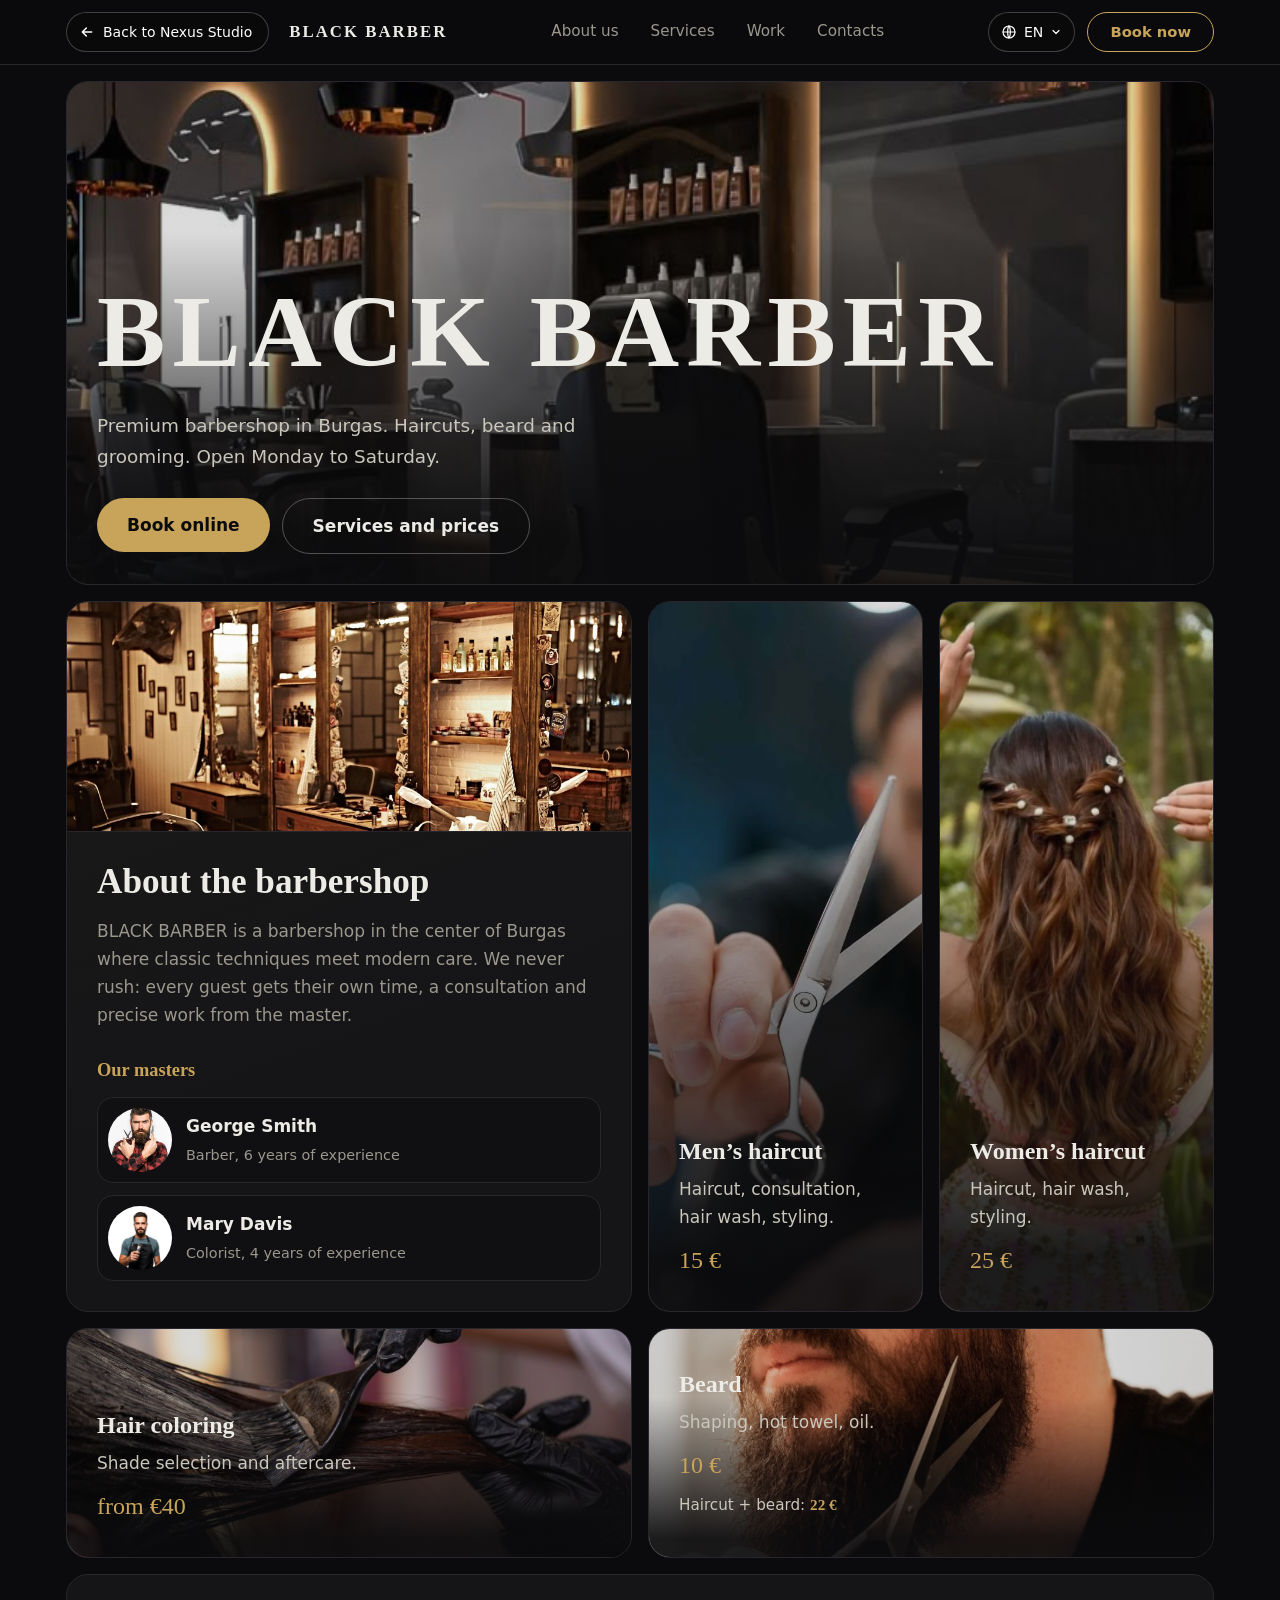
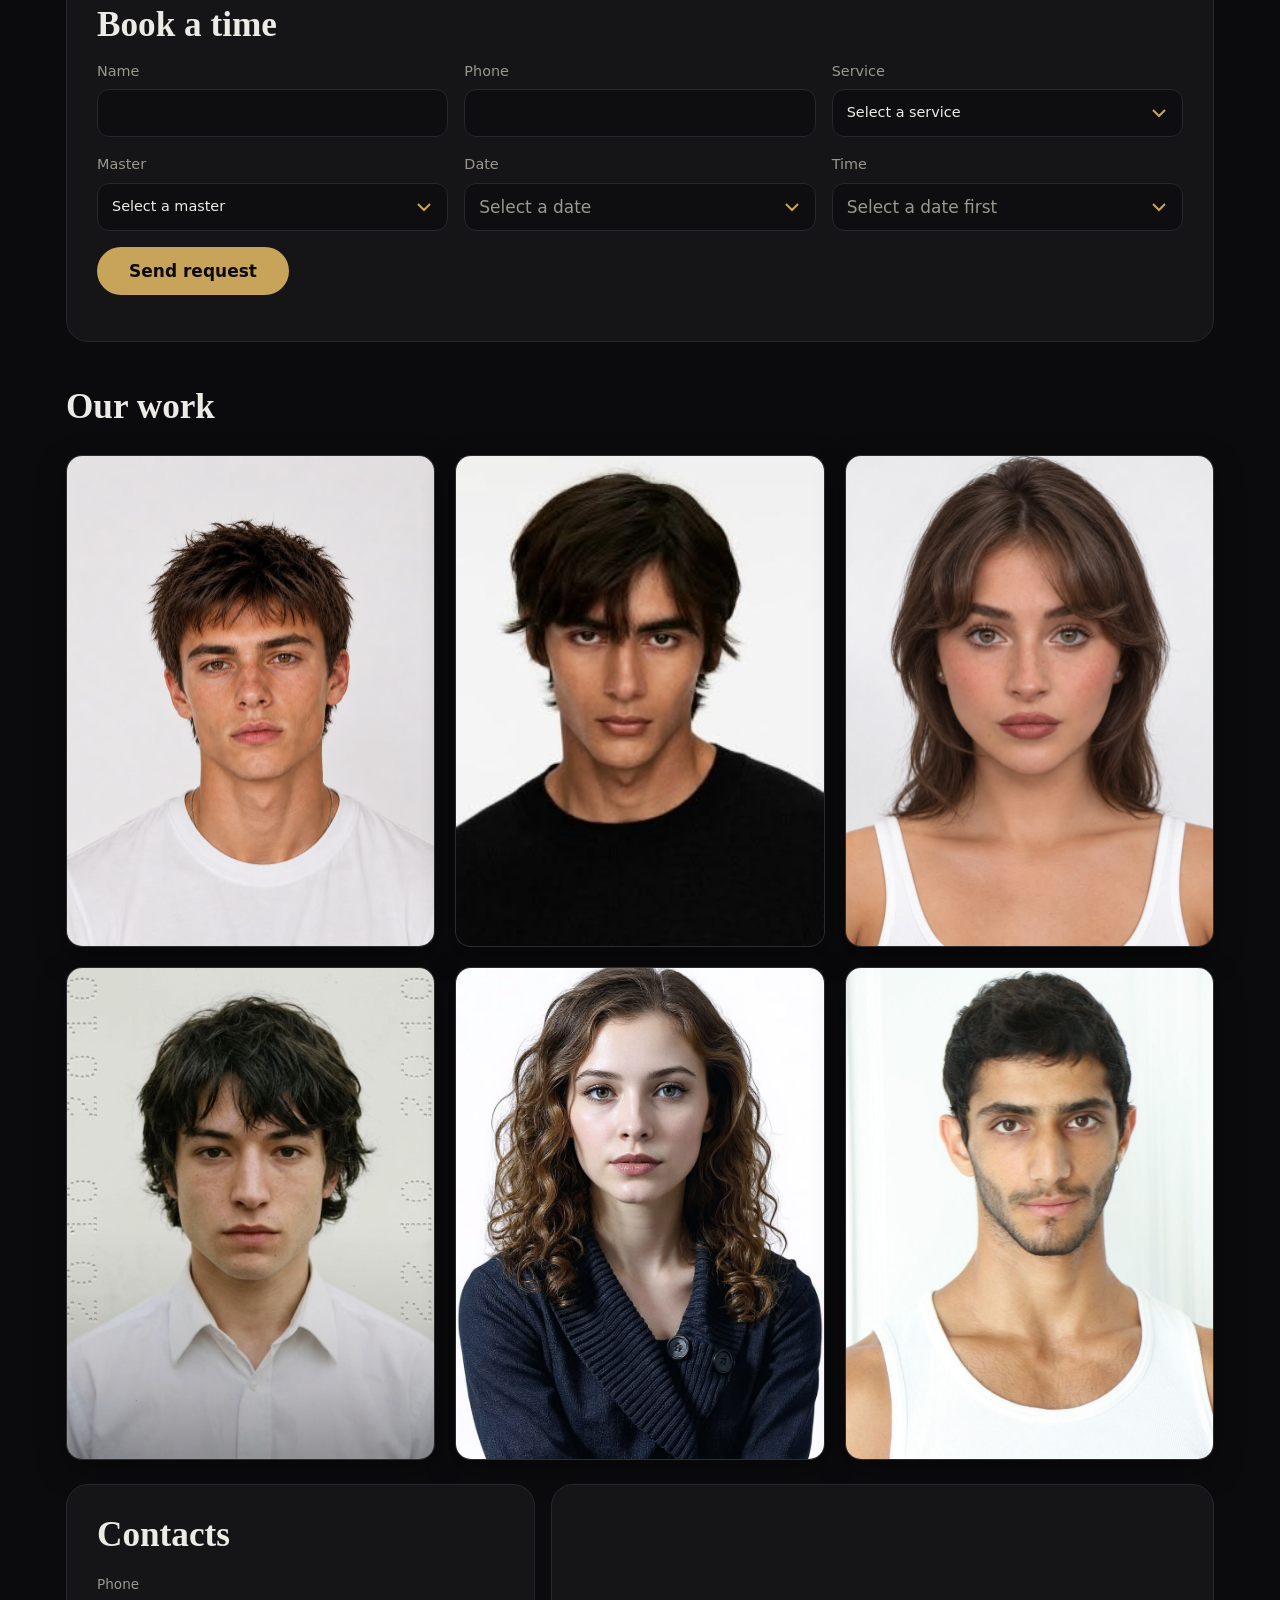
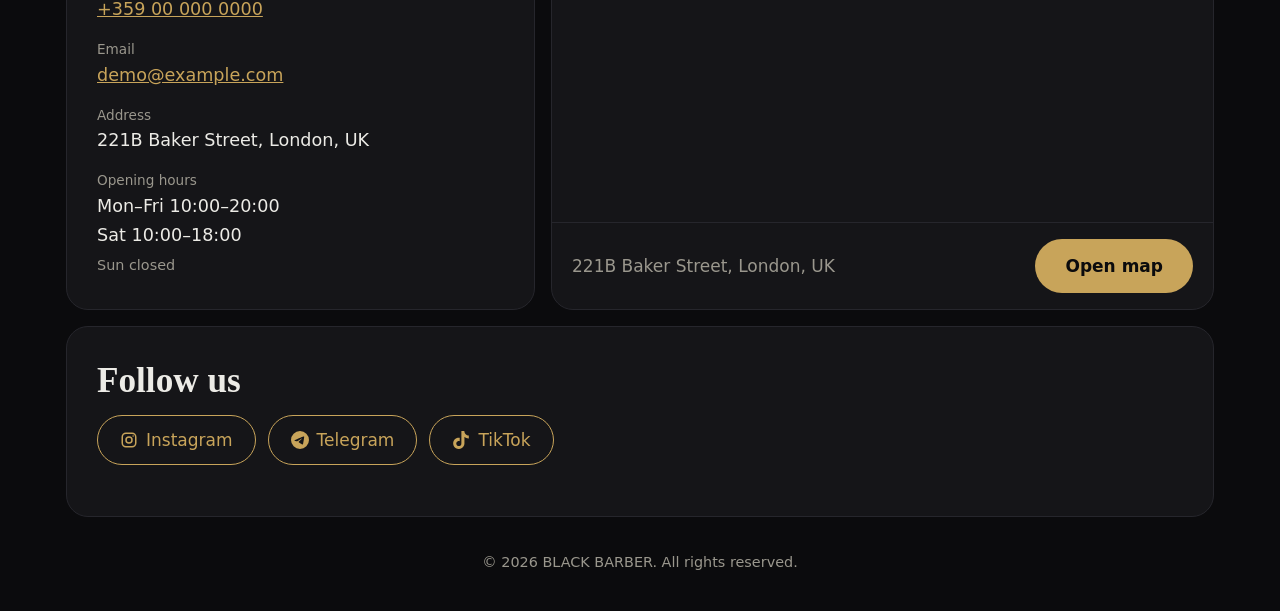
<file: barber/index.html>
<!DOCTYPE html>
<html lang="ru" data-nx-reload>
<head>
<meta charset="UTF-8">
<meta name="viewport" content="width=device-width, initial-scale=1">
<title data-i18n="black_barber_premium_barbersho">BLACK BARBER — премиальный барбершоп в Бургасе</title>
<meta name="description" content="BLACK BARBER — барбершоп премиум-класса в Бургасе: мужские и женские стрижки, борода, окрашивание. Онлайн-запись.">
<link rel="preconnect" href="https://fonts.googleapis.com"><link rel="preconnect" href="https://fonts.gstatic.com" crossorigin>
<link href="https://fonts.googleapis.com/css2?family=Cormorant+Garamond:wght@500;600;700&family=Manrope:wght@400;500;700&display=swap" rel="stylesheet">
<link rel="stylesheet" href="css/style.css">
<style id="nx-back-css">
.nx-back{position:fixed;top:calc(84px + env(safe-area-inset-top,0px));inset-inline-start:16px;z-index:9999;display:inline-flex;align-items:center;gap:8px;height:40px;padding:0 16px 0 12px;border-radius:99px;
  background:rgba(10,10,10,.62);-webkit-backdrop-filter:blur(8px);backdrop-filter:blur(8px);border:1px solid rgba(255,255,255,.22);color:#fff;
  font:500 14px/1 system-ui,-apple-system,"Segoe UI",Arial,sans-serif;text-decoration:none;transition:background .3s,color .3s,border-color .3s}
.nx-back svg{width:16px;height:16px;flex:none;transition:transform .3s}
.nx-back:hover,.nx-back:focus-visible{background:rgba(255,255,255,.94);color:#0a0a0a;border-color:#fff}
.nx-back:hover svg,.nx-back:focus-visible svg{transform:translateX(-4px)}
.nx-back[dir=rtl] svg{transform:scaleX(-1)}
.nx-back[dir=rtl]:hover svg,.nx-back[dir=rtl]:focus-visible svg{transform:translateX(4px) scaleX(-1)}
@media(max-width:600px){.nx-back{inset-inline-start:12px;width:40px;padding:0;justify-content:center}.nx-back span{display:none}}
@media(prefers-reduced-motion:reduce){.nx-back,.nx-back svg{transition:none}}
</style>
<script src="../lang.js"></script>
<style>.nx-pending body{visibility:hidden}</style>
<script>document.documentElement.classList.add("nx-pending");setTimeout(function(){document.documentElement.classList.remove("nx-pending")},2000)</script>
</head>
<body>
<header class="top"><div class="top-in">
  <a class="nx-back" data-nx-ui href="../portfolio/index.html" data-i18n-aria="back_btn" aria-label="Back to Nexus Studio"><svg viewBox="0 0 24 24" fill="none" stroke="currentColor" stroke-width="2.2" stroke-linecap="round" stroke-linejoin="round" aria-hidden="true"><path d="M19 12H5M11 6l-6 6 6 6"/></svg><span data-i18n="back_btn">Back to Nexus Studio</span></a>
  <a class="brand" href="#home">BLACK BARBER</a>
  <nav aria-label="Menu" data-i18n-aria="menu"><a href="#about" data-i18n="about_us">О нас</a><a href="#services" data-i18n="services">Услуги</a><a href="#gallery" data-i18n="work">Работы</a><a href="#contacts" data-i18n="contacts">Контакты</a></nav>
  <div class="top-actions"><div data-nx-lang></div><a class="btn sm outline" href="#booking" data-i18n="book_now">Записаться</a></div>
</div></header>
<main class="bento">

  <!-- Фото: images/hero.jpg. Пока файла нет, показывается заглушка hero.svg -->
  <section class="tile hero s12" id="home">
    <div class="photo"><img src="images/hero.jpg" alt="BLACK BARBER"></div>
    <div class="body">
      <h1>BLACK BARBER</h1>
      <p data-i18n="premium_barbershop_in_burgas_h">Барбершоп премиум-класса в Бургасе. Стрижки, борода и уход. Работаем с понедельника по субботу.</p>
      <div class="cta-row"><a class="btn" href="#booking" data-i18n="book_online">Записаться онлайн</a><a class="btn ghost" href="#services" data-i18n="services_and_prices">Услуги и цены</a></div>
    </div>
  </section>

  <!-- О нас: фото салона images/interior.jpg и мастера -->
  <section class="tile about s6 tall" id="about">
    <img class="cover" src="images/interior.jpg" alt="Интерьер барбершопа BLACK BARBER">
    <div class="body top">
      <h2 data-i18n="about_the_barbershop">О барбершопе</h2>
      <p data-i18n="black_barber_is_a_barbershop_i">BLACK BARBER — барбершоп в центре Бургаса, где классические техники встречаются с современным уходом. Мы не торопимся: каждому гостю — своё время, консультация и точная работа мастера.</p>
      <h3 class="sub" data-i18n="barber_masters_title">Мастера</h3>
      <div class="masters">
        <div class="master"><img src="images/master1.jpg" alt="Георги Петров"><div><b data-i18n="barber_master_1_name">Георги Петров</b><span data-i18n="barber_master_1_desc">Барбер, 6 лет опыта</span></div></div>
        <div class="master"><img src="images/master2.jpg" alt="Мария Димитрова"><div><b data-i18n="barber_master_2_name">Мария Димитрова</b><span data-i18n="barber_master_2_desc">Колорист, 4 года опыта</span></div></div>
      </div>
    </div>
  </section>

  <!-- Услуги. Новая услуга: скопируйте один блок <article class="tile svc ..."> целиком -->
  <article class="tile svc s3 tall" id="services">
    <div class="photo"><img src="images/svc-men.jpg" alt=""></div>
    <div class="body"><h3 data-i18n="men_s_haircut">Мужская стрижка</h3><p data-i18n="haircut_consultation_hair_wash">Стрижка, консультация, мытьё головы, укладка.</p><span class="price">15 €</span></div>
  </article>
  <article class="tile svc s3 tall">
    <div class="photo"><img src="images/svc-women.jpg" alt=""></div>
    <div class="body"><h3 data-i18n="women_s_haircut">Женская стрижка</h3><p data-i18n="haircut_hair_wash_styling">Стрижка, мытьё головы, укладка.</p><span class="price">25 €</span></div>
  </article>
  <article class="tile svc s6 wide">
    <div class="photo"><img src="images/svc-color.jpg" alt=""></div>
    <div class="body"><h3 data-i18n="hair_coloring">Окрашивание</h3><p data-i18n="shade_selection_and_aftercare">Подбор оттенка и уход после окрашивания.</p><span class="price" data-i18n="from_40">от 40 €</span></div>
  </article>
  <article class="tile svc s6 wide">
    <div class="photo"><img src="images/svc-beard.jpg" alt=""></div>
    <div class="body"><h3 data-i18n="beard">Борода</h3><p data-i18n="shaping_hot_towel_oil">Форма, горячее полотенце, масло.</p><span class="price">10 €</span><p class="combo"><span data-i18n="haircut_beard">Стрижка + борода:</span> <b data-option="Стрижка + борода">22 €</b></p></div>
  </article>

  <section class="tile booking s12" id="booking">
    <h2 data-i18n="barber_booking_title">Забронировать время</h2>
    <form id="form" novalidate>
      <label><span data-i18n="name">Имя</span> <input type="text" name="name" autocomplete="name"></label>
      <label><span data-i18n="phone">Телефон</span> <input type="tel" name="phone" autocomplete="tel"></label>
      <label><span data-i18n="service">Услуга</span> <select name="service" id="service"></select></label>
      <label><span data-i18n="master">Мастер</span> <select name="master" id="master"></select></label>
      <div class="field">
        <span class="lbl" data-i18n="date">Дата</span>
        <button type="button" class="timebtn" id="dateBtn" aria-expanded="false" data-i18n="select_a_date">Выберите дату</button>
        <div class="slots days" id="days" hidden></div>
        <input type="hidden" name="date" id="date">
      </div>
      <div class="field">
        <span class="lbl" data-i18n="time">Время</span>
        <button type="button" class="timebtn" id="timeBtn" aria-expanded="false" data-i18n="select_a_date_first">Сначала выберите дату</button>
        <div class="slots" id="slots" hidden></div>
        <input type="hidden" name="time" id="time">
      </div>
      <button class="btn" type="submit" data-i18n="barber_send_btn">Отправить заявку</button>
    </form>
    <p id="result" role="status"></p>
  </section>

<section class="gallery s12" id="gallery" aria-label="Наши работы" data-i18n-aria="our_work">
  <h2 class="gtitle" data-i18n="our_work">Наши работы</h2>
  <figure class="work"><img src="images/work1.jpg" alt="Наши работы" data-i18n-alt="our_work" loading="lazy"></figure>
  <figure class="work"><img src="images/work2.jpg" alt="Наши работы" data-i18n-alt="our_work" loading="lazy"></figure>
  <figure class="work"><img src="images/work3.jpg" alt="Наши работы" data-i18n-alt="our_work" loading="lazy"></figure>
  <figure class="work"><img src="images/work4.jpg" alt="Наши работы" data-i18n-alt="our_work" loading="lazy"></figure>
  <figure class="work"><img src="images/work5.jpg" alt="Наши работы" data-i18n-alt="our_work" loading="lazy"></figure>
  <figure class="work"><img src="images/work6.jpg" alt="Наши работы" data-i18n-alt="our_work" loading="lazy"></figure>
</section>

<section class="tile contacts s5" id="contacts">
  <h2 data-i18n="contacts">Контакты</h2>
  <dl>
    <dt data-i18n="phone">Телефон</dt><dd><a href="tel:+359000000000">+359 00 000 0000</a></dd>
    <dt data-i18n="email">Почта</dt><dd><a href="mailto:demo@example.com">demo@example.com</a></dd>
    <dt data-i18n="address">Адрес</dt><dd data-i18n="burgas_aleksandrovska_st_1" data-nx-geo="full">г. Бургас, ул. Александровская, д. 1</dd>
    <dt data-i18n="opening_hours">Часы работы</dt><dd><span data-i18n="mon_fri_10_00_20_00">Пн–Пт 10:00–20:00</span><br><span data-i18n="sat_10_00_18_00">Сб 10:00–18:00</span><br><span class="note" data-i18n="sun_closed">Вс выходной</span></dd>
  </dl>
</section>

  <!-- Карта Google Maps. Чтобы сменить точку, поменяйте 42.4958,27.4715 (широта,долгота) в двух местах -->
  <section class="tile map s7">
    <iframe title="Карта: BLACK BARBER, Бургас" loading="lazy" allowfullscreen referrerpolicy="no-referrer-when-downgrade"
      src="https://maps.google.com/maps?q=42.4958,27.4715&amp;z=16&amp;hl=ru&amp;output=embed"></iframe>
    <div class="map-bar">
      <p data-i18n="burgas_aleksandrovska_st_1" data-nx-geo="full">г. Бургас, ул. Александровская, д. 1</p>
      <a class="btn" href="https://www.google.com/maps/search/?api=1&amp;query=42.4958,27.4715" target="_blank" rel="noopener" data-i18n="open_map">Открыть карту</a>
    </div>
  </section>

  <section class="tile social s12">
    <h2 data-i18n="follow_us">Мы в соцсетях</h2>
    <p><a href="#" aria-label="Instagram"><svg viewBox="0 0 24 24" width="18" height="18" fill="none" stroke="currentColor" stroke-width="2" aria-hidden="true"><rect x="3" y="3" width="18" height="18" rx="5"/><circle cx="12" cy="12" r="4"/><circle cx="17.5" cy="6.5" r="1" fill="currentColor" stroke="none"/></svg>Instagram</a><a href="#" aria-label="Telegram"><svg viewBox="0 0 24 24" width="18" height="18" fill="currentColor" aria-hidden="true"><path d="M11.944 0A12 12 0 0 0 0 12a12 12 0 0 0 12 12 12 12 0 0 0 12-12A12 12 0 0 0 12 0a12 12 0 0 0-.056 0zm4.962 7.224c.1-.002.321.023.465.14a.506.506 0 0 1 .171.325c.016.093.036.306.02.472-.18 1.898-.962 6.502-1.36 8.627-.168.9-.499 1.201-.82 1.23-.696.065-1.225-.46-1.9-.902-1.056-.693-1.653-1.124-2.678-1.8-1.185-.78-.417-1.21.258-1.91.177-.184 3.247-2.977 3.307-3.23.007-.032.014-.15-.056-.212s-.174-.041-.249-.024c-.106.024-1.793 1.14-5.061 3.345-.48.33-.913.49-1.302.48-.428-.008-1.252-.241-1.865-.44-.752-.245-1.349-.374-1.297-.789.027-.216.325-.437.893-.663 3.498-1.524 5.83-2.529 6.998-3.014 3.332-1.386 4.025-1.627 4.476-1.635z"/></svg>Telegram</a><a href="#" aria-label="TikTok"><svg viewBox="0 0 24 24" width="18" height="18" fill="currentColor" aria-hidden="true"><path d="M12.525.02c1.31-.02 2.61-.01 3.91-.02.08 1.53.63 3.09 1.75 4.17 1.12 1.11 2.7 1.62 4.24 1.79v4.03c-1.44-.05-2.89-.35-4.2-.97-.57-.26-1.1-.59-1.62-.93-.01 2.92.01 5.84-.02 8.75-.08 1.4-.54 2.79-1.35 3.94-1.31 1.92-3.58 3.17-5.91 3.21-1.43.08-2.86-.31-4.08-1.03-2.02-1.19-3.44-3.37-3.65-5.71-.02-.5-.03-1-.01-1.49.18-1.9 1.12-3.72 2.58-4.96 1.66-1.44 3.98-2.13 6.15-1.72.02 1.48-.04 2.96-.04 4.44-.99-.32-2.15-.23-3.02.37-.63.41-1.11 1.04-1.36 1.75-.21.51-.15 1.07-.14 1.61.24 1.64 1.82 3.02 3.5 2.87 1.12-.01 2.19-.66 2.77-1.61.19-.33.4-.67.41-1.06.1-1.79.06-3.57.07-5.36.01-4.03-.01-8.05.02-12.07z"/></svg>TikTok</a></p>
  </section>
</main>
<footer class="copy" data-i18n="2026_black_barber_all_rights_r">© 2026 BLACK BARBER. Все права защищены.</footer>
<script src="js/script.js"></script>
</body>
</html>
</file>
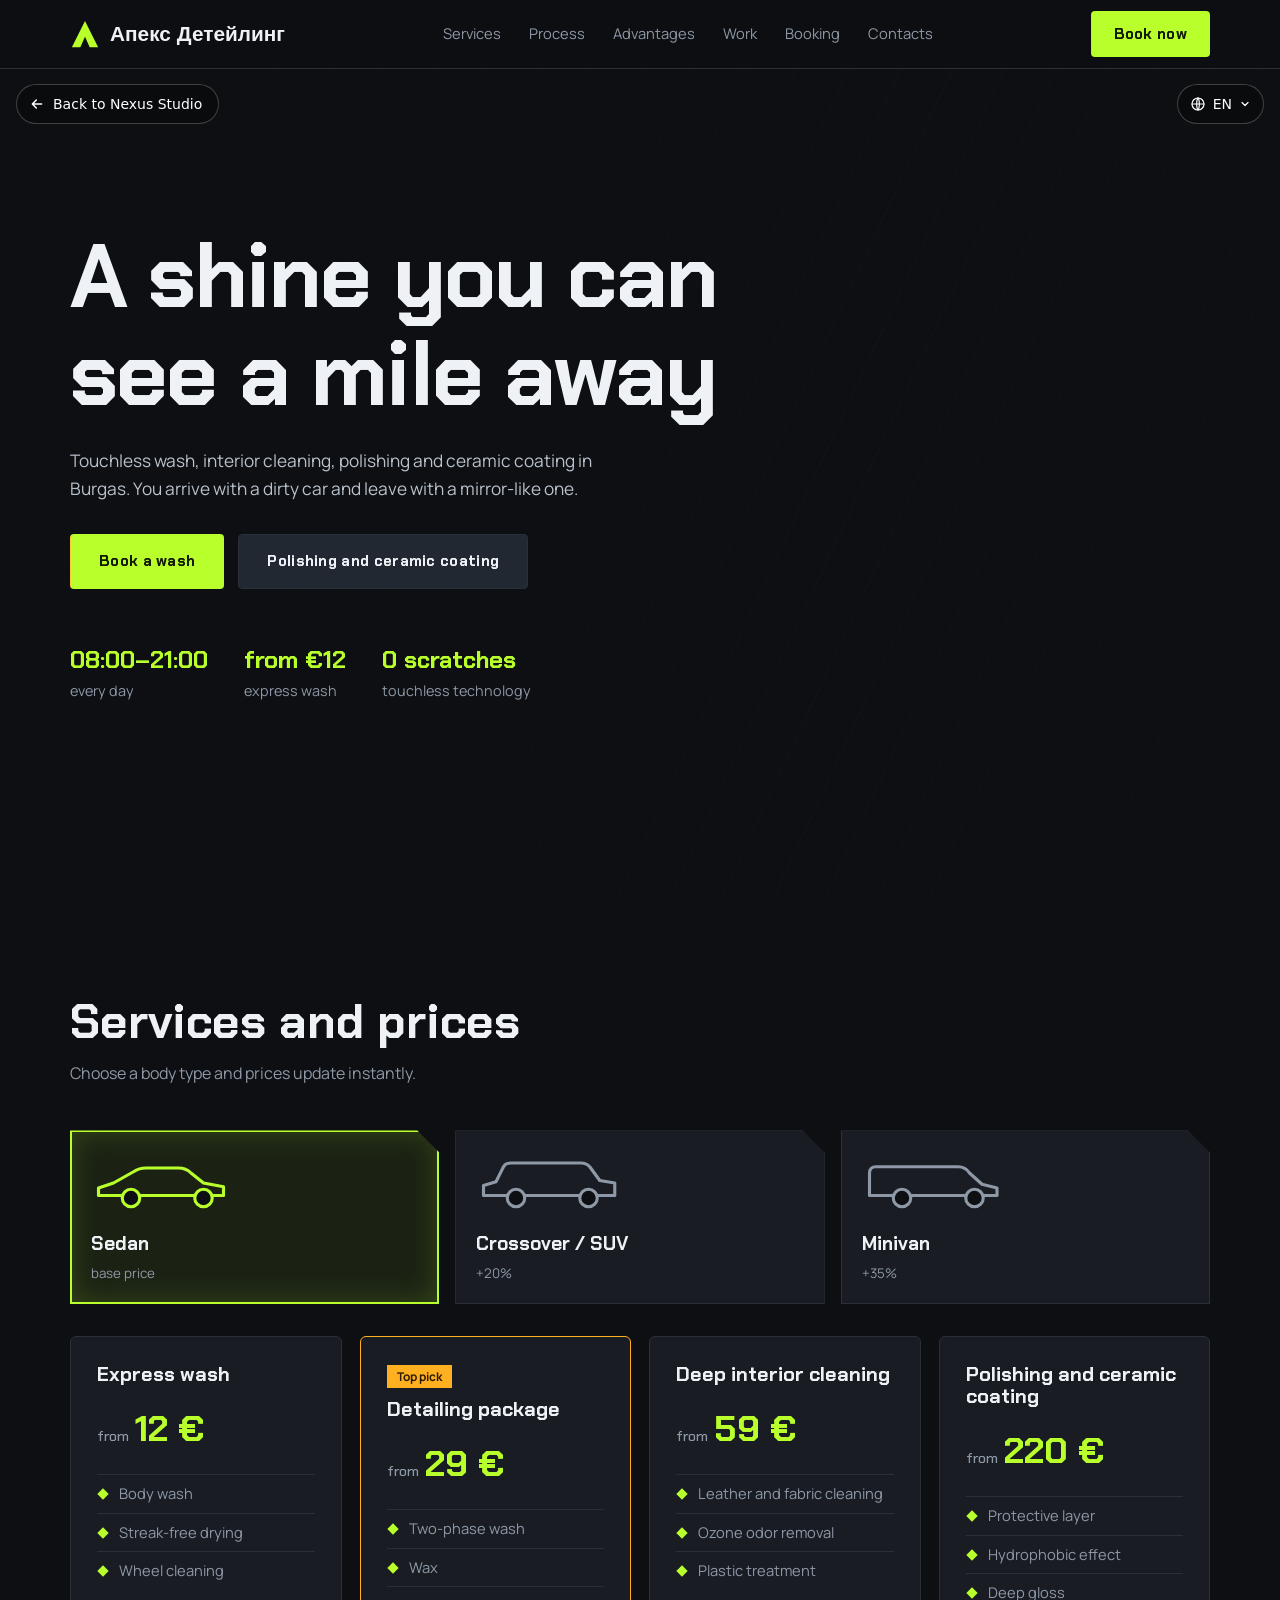
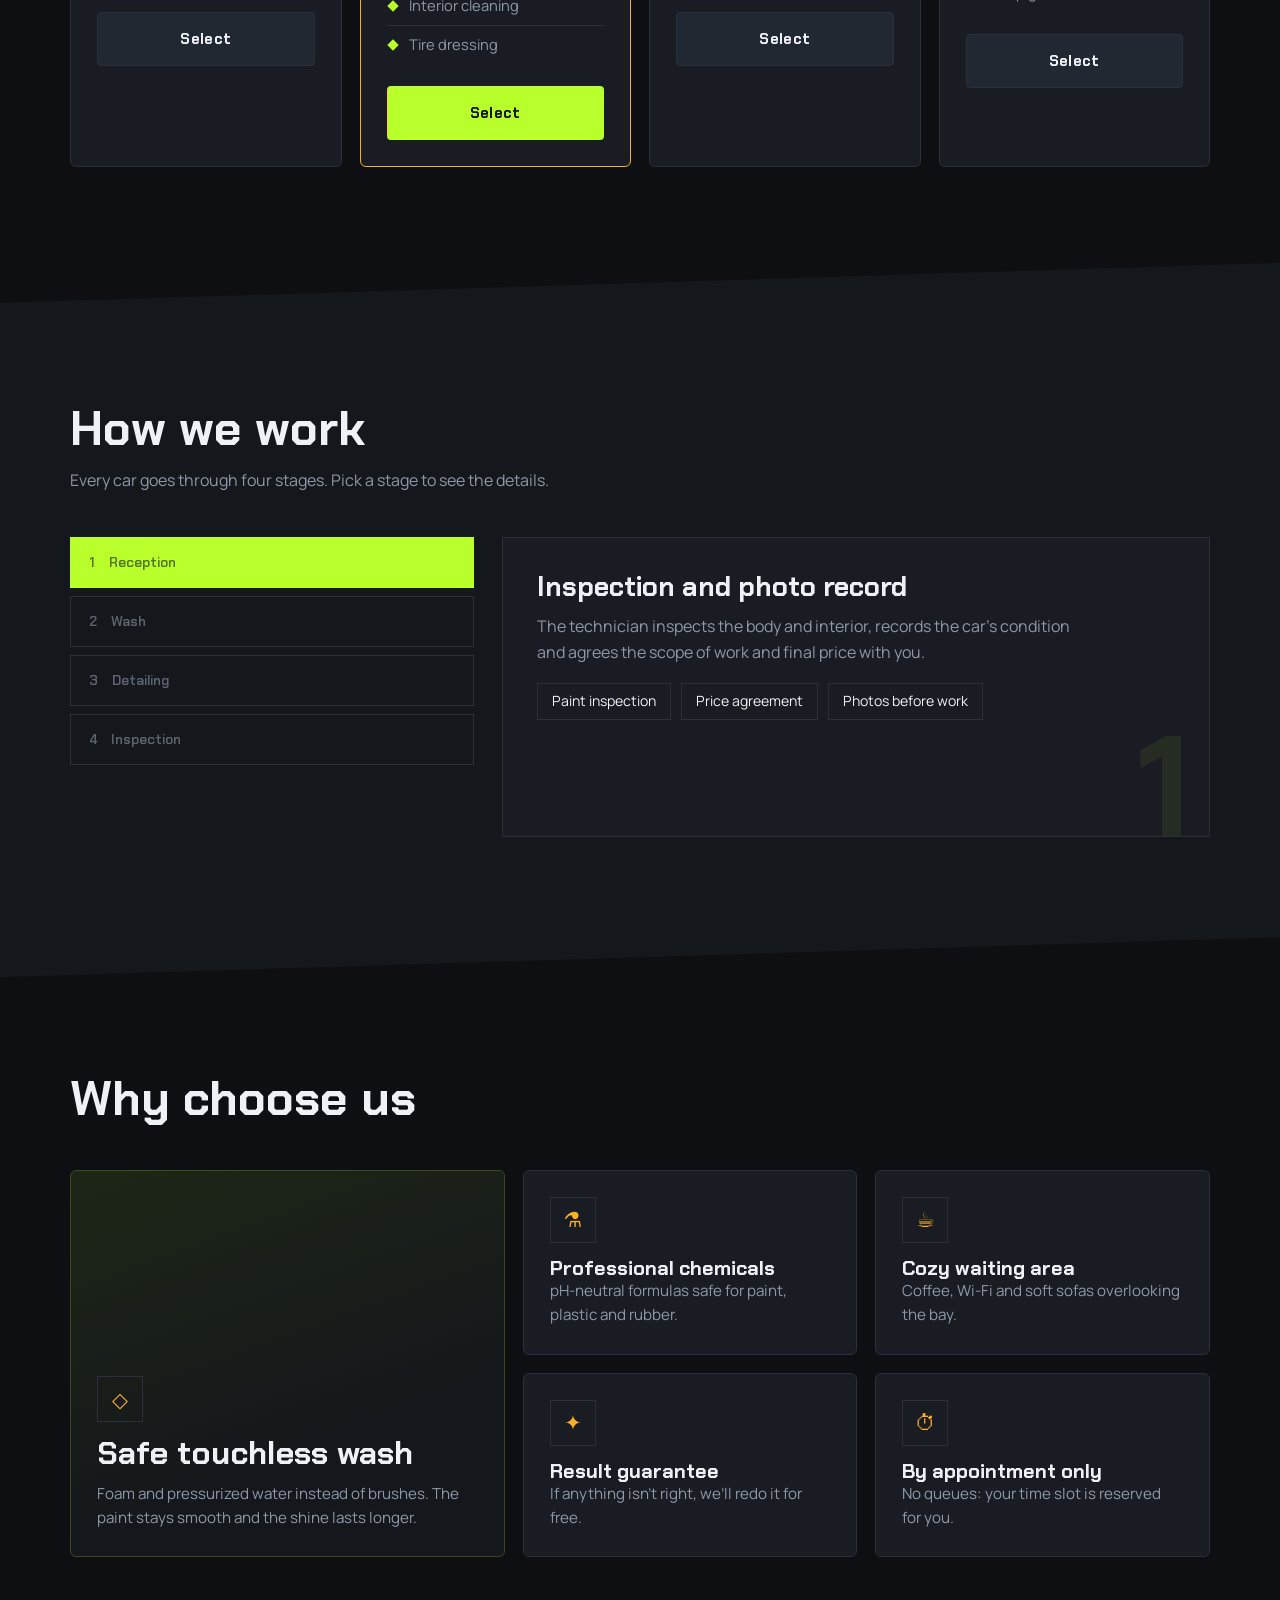
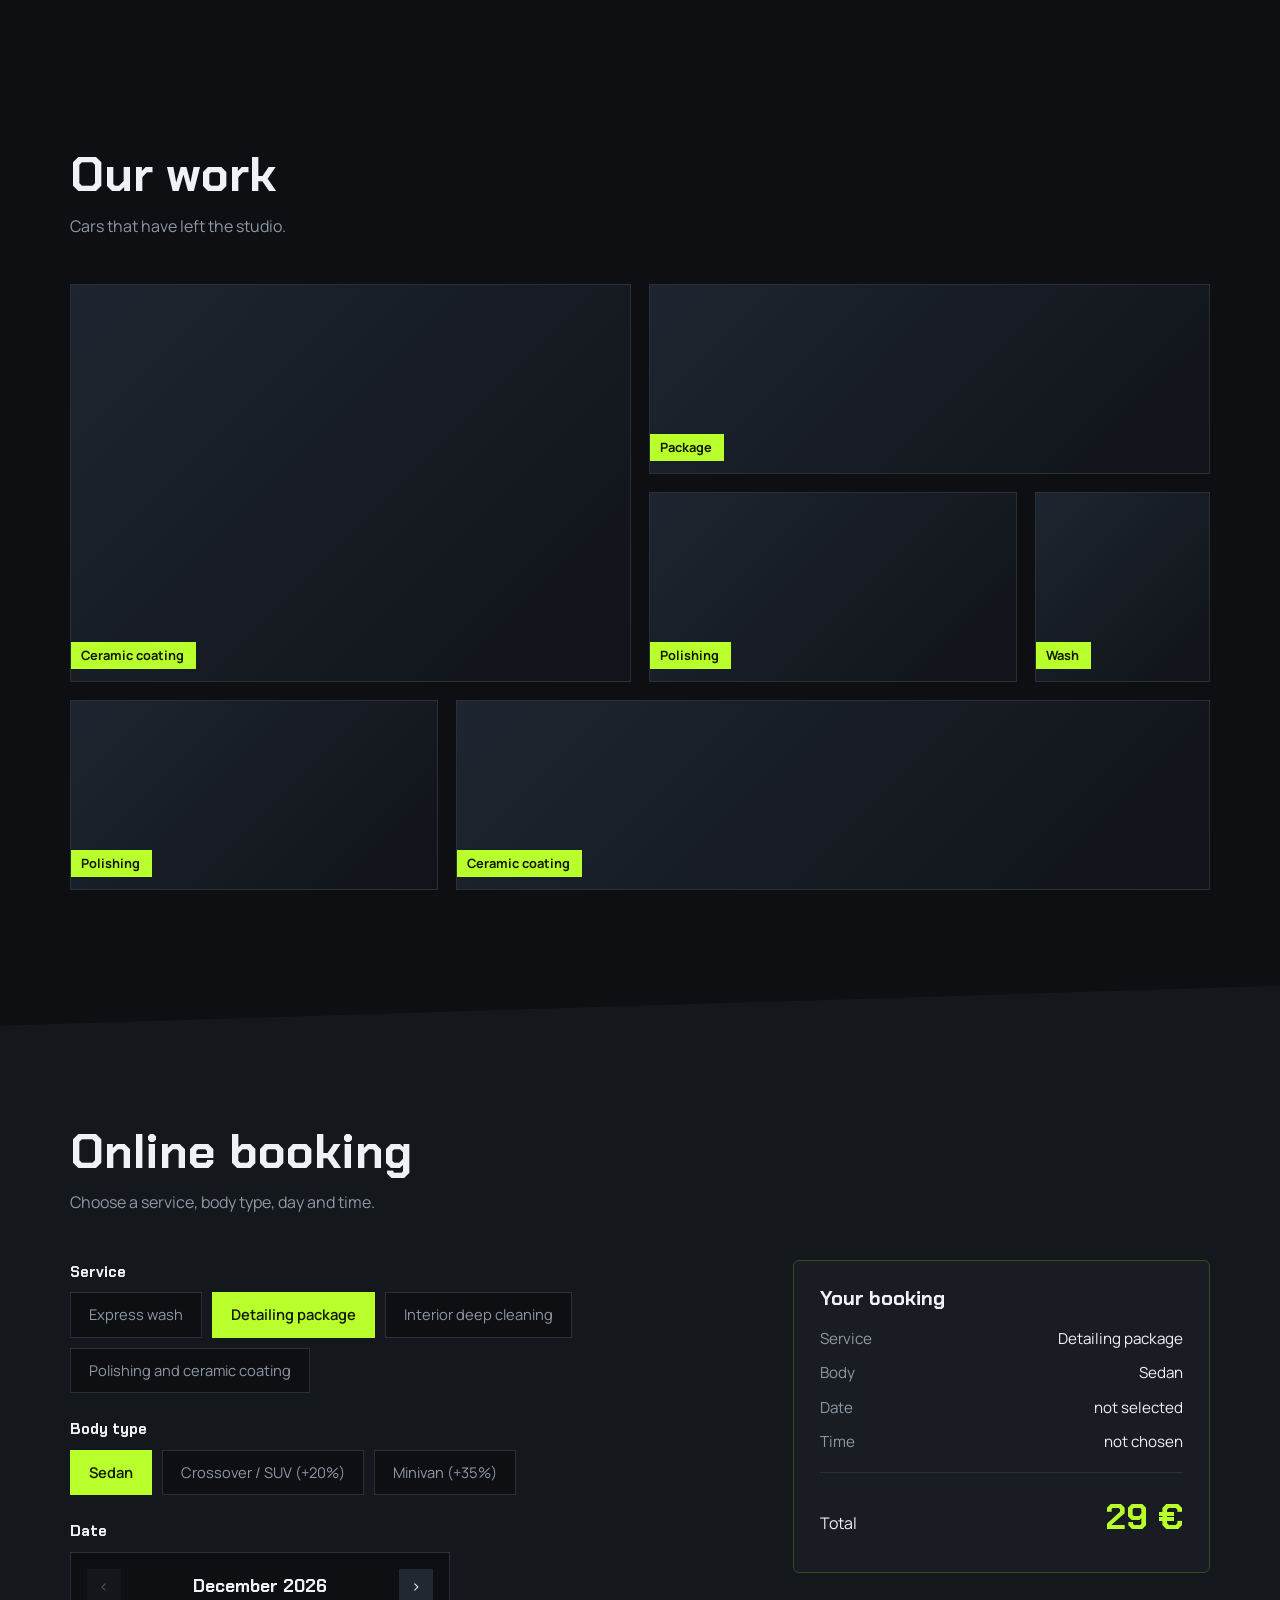
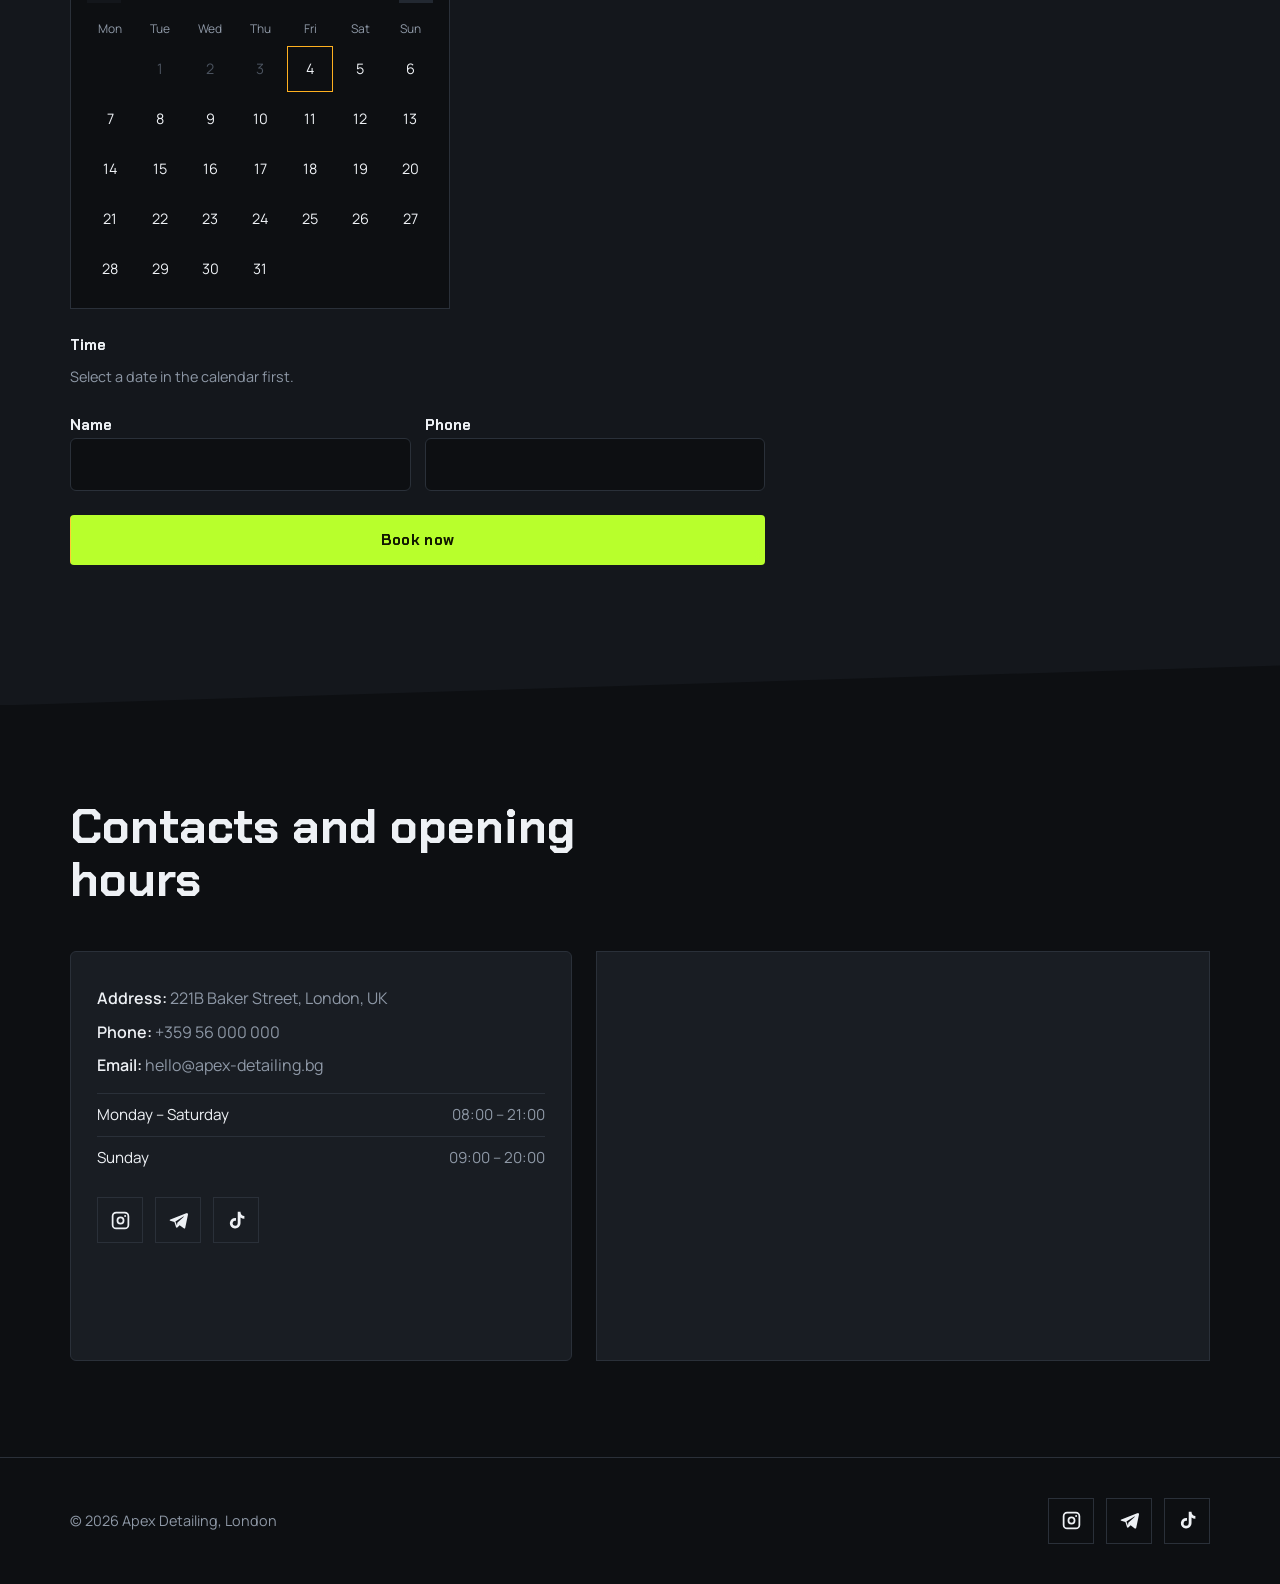
<file: detailing/index.html>
<!DOCTYPE html>
<html lang="ru" data-nx-reload>
<head>
<meta charset="UTF-8">
<meta name="viewport" content="width=device-width, initial-scale=1">
<title data-i18n="car_wash_and_detailing_studio_">Апекс Детейлинг — автомойка и детейлинг-студия в Бургасе</title>
<meta name="description" content="Бесконтактная мойка, химчистка салона, полировка и керамика в Бургасе. Онлайн-запись.">
<link rel="preconnect" href="https://fonts.googleapis.com">
<link rel="preconnect" href="https://fonts.gstatic.com" crossorigin>
<link href="https://fonts.googleapis.com/css2?family=Chakra+Petch:wght@500;600;700&family=Manrope:wght@400;500;600&display=swap" rel="stylesheet">
<style>
:root{
  --bg:#0d0f12; --bg2:#14171c; --card:#191d23; --line:#2a3039;
  --text:#eef1f5; --muted:#8e98a6; --lime:#b8ff2c; --amber:#ffb020; --ink:#121a00;
  --r:6px;
}
*{box-sizing:border-box;margin:0;padding:0}
html{scroll-behavior:smooth;scroll-padding-top:76px}
body{font-family:Manrope,system-ui,sans-serif;background:var(--bg);color:var(--text);line-height:1.6;-webkit-font-smoothing:antialiased;overflow-x:hidden}
h1,h2,h3,.num{font-family:"Chakra Petch",Manrope,sans-serif;line-height:1.1}
img{max-width:100%;display:block}
a{color:inherit;text-decoration:none}
button{font-family:inherit}
:focus-visible{outline:2px solid var(--lime);outline-offset:3px}
.wrap{width:min(1140px,92%);margin-inline:auto}
section{padding:96px 0;position:relative}
.sec-head{max-width:620px;margin-bottom:44px}
.sec-head h2{font-size:clamp(2rem,4.6vw,3rem);font-weight:700;margin-bottom:12px}
.sec-head p{color:var(--muted)}
.btn{display:inline-flex;align-items:center;justify-content:center;padding:14px 28px;font-weight:700;font-size:.95rem;border:1px solid transparent;border-radius:4px;cursor:pointer;transition:transform .3s ease,box-shadow .3s ease,background-position .5s ease,border-color .3s,color .3s;font-family:"Chakra Petch",sans-serif;letter-spacing:.02em}
.btn-primary{background:linear-gradient(100deg,#b8ff2c 0%,#b8ff2c 45%,#ffc933 100%);background-size:220% 100%;background-position:0 0;color:var(--ink)}
.btn-ghost{background:linear-gradient(100deg,#222831 0%,#222831 45%,#33401a 100%);background-size:220% 100%;background-position:0 0;color:var(--text);border-color:var(--line)}
@media(hover:hover){
  .btn:hover{transform:translateY(-4px);background-position:100% 0}
  .btn-primary:hover{box-shadow:0 8px 30px rgba(184,255,44,.45),0 0 0 1px rgba(255,201,51,.5)}
  .btn-ghost:hover{border-color:var(--lime);color:var(--lime);box-shadow:0 8px 26px rgba(184,255,44,.2)}
}
.btn:active{transform:scale(.96)}

/* header */
header{position:fixed;inset:0 0 auto 0;z-index:50;background:rgba(13,15,18,.85);backdrop-filter:blur(12px);border-bottom:1px solid var(--line)}
.nav{display:flex;align-items:center;justify-content:space-between;height:68px}
.logo{font-family:"Chakra Petch",sans-serif;font-weight:700;font-size:1.3rem;display:flex;align-items:center;gap:10px}
.logo svg{width:30px;height:30px}
.menu{display:flex;gap:28px;font-size:.92rem;color:var(--muted)}
.menu a:hover{color:var(--lime)}
.nav .btn{padding:10px 22px}
.burger{display:none;background:none;border:1px solid var(--line);color:var(--text);width:42px;height:42px;border-radius:6px;font-size:1.2rem;cursor:pointer}

/* hero */
.hero{min-height:100svh;display:flex;align-items:center;padding:120px 0 90px;overflow:hidden;background:#0d0f12}
.hero-img{position:absolute;inset:0;width:100%;height:100%;object-fit:cover;opacity:.55;transform-origin:60% 50%;animation:heroIn 1.4s ease-out both,heroZoom 26s ease-in-out infinite alternate}
.hero::before{content:"";position:absolute;inset:0;z-index:1;background:linear-gradient(100deg,#0d0f12 18%,rgba(13,15,18,.55) 65%,rgba(13,15,18,.8)),repeating-linear-gradient(115deg,transparent 0 46px,rgba(184,255,44,.045) 46px 47px)}
.hero::after{content:"";position:absolute;left:0;right:0;bottom:-1px;height:70px;background:var(--bg);clip-path:polygon(0 100%,100% 100%,100% 0)}
.hero .wrap{position:relative;z-index:2}
.hero h1{font-size:clamp(2.6rem,8vw,5.6rem);font-weight:700;max-width:10em;letter-spacing:-.02em}
.hero h1 .l{display:block;background:linear-gradient(100deg,var(--text) 38%,#fff 46%,var(--lime) 52%,var(--text) 62%);background-size:260% 100%;background-position:120% 0;-webkit-background-clip:text;background-clip:text;color:transparent;animation:sweep 2.2s .3s ease-out forwards}
@keyframes sweep{to{background-position:-20% 0}}
.hero p{max-width:33em;color:#b9c1cc;margin:22px 0 32px;font-size:1.08rem}
.hero-cta{display:flex;flex-wrap:wrap;gap:14px}
.hero-meta{display:flex;flex-wrap:wrap;gap:36px;margin-top:52px;color:var(--muted);font-size:.9rem}
.hero-meta b{display:block;color:var(--lime);font-family:"Chakra Petch",sans-serif;font-size:1.5rem}

/* calculator + services */
.calc{display:grid;grid-template-columns:repeat(3,1fr);gap:16px;margin-bottom:32px}
.calc input{position:absolute;opacity:0;pointer-events:none}
.calc label{display:block;cursor:pointer;background:var(--card);border:1px solid var(--line);padding:22px 20px 18px;transition:.2s;clip-path:polygon(0 0,calc(100% - 22px) 0,100% 22px,100% 100%,0 100%)}
.calc label:hover{border-color:#44505f}
.calc input:checked+label{border-color:var(--lime);background:#1b2214;box-shadow:inset 0 0 0 1px var(--lime)}
.calc input:focus-visible+label{outline:2px solid var(--lime)}
.calc svg{width:100%;max-width:150px;height:auto;color:var(--muted);transition:color .2s}
.calc input:checked+label svg{color:var(--lime)}
.calc b{display:block;font-family:"Chakra Petch",sans-serif;font-size:1.2rem;margin-top:8px}
.calc small{color:var(--muted)}
.grid{display:grid;gap:18px}
.services{grid-template-columns:repeat(4,1fr)}
.card{background:var(--card);border:1px solid var(--line);padding:26px;transition:border-color .2s,transform .2s;border-radius:var(--r)}
.card:hover{border-color:var(--lime);transform:translateY(-3px)}
.card h3{font-size:1.25rem}
.price{font-family:"Chakra Petch",sans-serif;font-size:2.3rem;font-weight:700;color:var(--lime);margin:14px 0 2px}
.price small{font-size:.9rem;color:var(--muted);font-weight:500;margin-right:6px}
.card ul{list-style:none;margin:16px 0 22px;color:var(--muted);font-size:.92rem}
.card li{padding:7px 0 7px 22px;position:relative;border-top:1px solid var(--line)}
.card li::before{content:"";position:absolute;left:2px;top:15px;width:8px;height:8px;background:var(--lime);transform:rotate(45deg)}
.card .btn{width:100%}
.card.hot{border-color:var(--amber)}
.tag{display:inline-block;background:var(--amber);color:#2a1a00;font-size:.75rem;font-weight:700;padding:2px 10px;margin-bottom:10px}
.note{margin-top:18px;color:var(--muted);font-size:.9rem}

/* process tabs */
.alt{background:var(--bg2);clip-path:polygon(0 40px,100% 0,100% calc(100% - 40px),0 100%);padding:140px 0}
.tabs{display:grid;grid-template-columns:.8fr 1.4fr;gap:28px}
.tablist{display:flex;flex-direction:column;gap:8px}
.tab{text-align:left;background:transparent;border:1px solid var(--line);color:var(--muted);padding:16px 18px;cursor:pointer;font-family:"Chakra Petch",sans-serif;font-size:1.05rem;font-weight:600;display:flex;gap:14px;align-items:center;transition:.2s}
.tab span{font-size:.85rem;opacity:.6}
.tab:hover{color:var(--text)}
.tab[aria-selected="true"]{background:var(--lime);color:var(--ink);border-color:var(--lime)}
.panel{background:var(--card);border:1px solid var(--line);padding:34px;display:none;min-height:300px;position:relative;overflow:hidden}
.panel.on{display:block;animation:in .35s ease}
@keyframes in{from{opacity:0;transform:translateX(14px)}to{opacity:1;transform:none}}
.panel h3{font-size:1.7rem;margin-bottom:12px}
.panel p{color:var(--muted);max-width:34em;margin-bottom:18px}
.panel ul{list-style:none;display:flex;flex-wrap:wrap;gap:10px}
.panel li{border:1px solid var(--line);padding:6px 14px;font-size:.88rem;color:var(--text)}
.panel .big{position:absolute;right:18px;bottom:-24px;font-family:"Chakra Petch",sans-serif;font-size:9rem;font-weight:700;color:rgba(184,255,44,.07);line-height:1}

/* advantages: asymmetric */
.adv{grid-template-columns:1.3fr 1fr 1fr;grid-template-rows:auto auto}
.adv .big{grid-row:span 2;display:flex;flex-direction:column;justify-content:flex-end;min-height:340px;background:linear-gradient(160deg,#1d2616,#14171c 70%);border-color:#3a4a1c}
.adv .big h3{font-size:2rem;margin-bottom:10px}
.adv p{color:var(--muted);font-size:.95rem}
.ico{width:46px;height:46px;border:1px solid var(--line);display:grid;place-items:center;font-size:1.3rem;margin-bottom:14px;color:var(--amber)}

/* gallery */
.gallery{grid-template-columns:repeat(6,1fr);grid-auto-rows:190px}
.shot{position:relative;overflow:hidden;background:linear-gradient(135deg,#1d2530,#101318);border:1px solid var(--line)}
.shot:nth-child(1){grid-column:span 3;grid-row:span 2}
.shot:nth-child(2){grid-column:span 3}
.shot:nth-child(3){grid-column:span 2}
.shot:nth-child(4){grid-column:span 1}
.shot:nth-child(5){grid-column:span 2}
.shot:nth-child(6){grid-column:span 4}
.shot img{width:100%;height:100%;object-fit:cover;transition:transform .5s}
.shot:hover img{transform:scale(1.06)}
.shot span{position:absolute;left:0;bottom:12px;background:var(--lime);color:var(--ink);padding:3px 12px 3px 10px;font-size:.8rem;font-weight:700}

/* booking */
.book{display:grid;grid-template-columns:1.25fr .75fr;gap:28px;align-items:start}
form{display:grid;gap:24px}
fieldset{border:0;display:grid;gap:10px}
legend,label.l{font-weight:700;font-size:.95rem;margin-bottom:8px;font-family:"Chakra Petch",sans-serif}
.opts{display:flex;flex-wrap:wrap;gap:10px}
.opts input{position:absolute;opacity:0;pointer-events:none}
.opts label{padding:10px 18px;border:1px solid var(--line);cursor:pointer;font-size:.92rem;color:var(--muted);transition:.2s;background:var(--bg)}
.opts input:checked+label{background:var(--lime);border-color:var(--lime);color:var(--ink);font-weight:600}
.opts input:focus-visible+label{outline:2px solid var(--lime);outline-offset:2px}
.opts input:disabled+label{opacity:.3;text-decoration:line-through;cursor:not-allowed}
.cal{background:var(--bg);border:1px solid var(--line);padding:16px;max-width:380px}
.cal-top{display:flex;justify-content:space-between;align-items:center;margin-bottom:12px}
.cal-top b{font-family:"Chakra Petch",sans-serif;font-size:1.1rem;text-transform:capitalize}
.cal-top button{background:#222831;border:0;color:var(--text);width:34px;height:34px;cursor:pointer;font-size:1rem}
.cal-top button:disabled{opacity:.3;cursor:not-allowed}
.cal-grid{display:grid;grid-template-columns:repeat(7,1fr);gap:4px;text-align:center}
.cal-grid .dow{font-size:.75rem;color:var(--muted);padding:4px 0}
.cal-grid button{aspect-ratio:1;background:transparent;border:1px solid transparent;color:var(--text);cursor:pointer;font-size:.9rem;font-family:inherit}
.cal-grid button:hover:not(:disabled){border-color:var(--lime)}
.cal-grid button:disabled{color:#4a525e;cursor:not-allowed}
.cal-grid button.today{border-color:var(--amber)}
.cal-grid button.sel{background:var(--lime);color:var(--ink);font-weight:700}
.row2{display:grid;grid-template-columns:1fr 1fr;gap:14px}
.field{width:100%;padding:13px 16px;background:var(--bg);border:1px solid var(--line);color:var(--text);font:inherit;border-radius:var(--r)}
.field:focus{outline:none;border-color:var(--lime)}
.summary{position:sticky;top:90px;border-color:#3a4a1c}
.summary dl{display:grid;grid-template-columns:auto 1fr;gap:10px 16px;margin:18px 0;font-size:.95rem}
.summary dt{color:var(--muted)} .summary dd{text-align:right}
.total{display:flex;justify-content:space-between;align-items:baseline;border-top:1px solid var(--line);padding-top:16px}
.total b{font-family:"Chakra Petch",sans-serif;font-size:2.2rem;color:var(--lime)}
.ok{display:none;padding:14px 16px;background:rgba(184,255,44,.1);border:1px solid var(--lime);font-size:.92rem}
.ok.show{display:block}

/* contacts */
.contact{display:grid;grid-template-columns:.9fr 1.1fr;gap:24px}
.hours{width:100%;border-collapse:collapse;margin-top:14px;font-size:.95rem}
.hours td{padding:9px 0;border-top:1px solid var(--line)}
.hours td:last-child{text-align:right;color:var(--muted)}
.info p{margin:8px 0;color:var(--muted)} .info p b{color:var(--text);font-weight:600}
.map{border:1px solid var(--line);min-height:400px;background:var(--card)}
.map iframe{width:100%;height:100%;min-height:400px;border:0;filter:grayscale(1) invert(.9) contrast(.9) hue-rotate(60deg)}
.social{display:flex;gap:12px;margin-top:18px}
.social a{width:46px;height:46px;border:1px solid var(--line);display:grid;place-items:center;color:var(--text);transition:.2s}
.social a:hover{background:var(--lime);color:var(--ink);border-color:var(--lime);transform:translateY(-2px)}
.social svg{width:21px;height:21px;fill:currentColor}

footer{border-top:1px solid var(--line);padding:40px 0;color:var(--muted);font-size:.9rem;background:var(--bg)}
footer .wrap{display:flex;flex-wrap:wrap;justify-content:space-between;align-items:center;gap:18px}
footer .social{margin:0}

/* ===== motion ===== */
@keyframes heroIn{from{opacity:0}to{opacity:.55}}
@keyframes heroZoom{from{transform:scale(1.02) translate3d(0,0,0)}to{transform:scale(1.14) translate3d(-1.5%,-1%,0)}}
@keyframes up{from{opacity:0;transform:translateY(22px)}to{opacity:1;transform:none}}
@keyframes pop{0%{transform:scale(.94)}55%{transform:scale(1.04)}100%{transform:scale(1)}}
@keyframes flash{0%{text-shadow:0 0 0 rgba(184,255,44,0)}40%{text-shadow:0 0 24px rgba(184,255,44,.9)}100%{text-shadow:0 0 0 rgba(184,255,44,0)}}
.hero p{animation:up .6s .55s ease both}
.hero-cta{animation:up .6s .7s ease both}
.hero-meta{animation:up .6s .85s ease both}
.card{position:relative;overflow:hidden;transition:transform .35s ease,border-color .35s ease,box-shadow .35s ease}
.summary{position:sticky}
.card::before{content:"";position:absolute;inset:0;pointer-events:none;opacity:0;transition:opacity .35s ease;background:linear-gradient(160deg,rgba(184,255,44,.12),rgba(255,176,32,.05) 45%,transparent 70%)}
@media(hover:hover){
  .card:hover{transform:translateY(-4px);border-color:var(--lime);box-shadow:0 12px 36px rgba(184,255,44,.16)}
  .card:hover::before{opacity:1}
  .summary:hover,.info:hover{transform:none;box-shadow:none}
  .calc label:hover{transform:translateY(-4px);box-shadow:inset 0 0 22px rgba(184,255,44,.12)}
}
.calc label{transition:transform .3s ease,border-color .3s,background .3s,box-shadow .3s}
.calc label:active{transform:scale(.96)}
.calc input:checked+label{box-shadow:inset 0 0 0 1px var(--lime),inset 0 0 28px rgba(184,255,44,.18)}
.opts label,.cal-grid button{transition:transform .15s ease,background .3s,color .3s,border-color .3s}
.opts label:active,.cal-grid button:active:not(:disabled){transform:scale(.92)}
.cal-grid button.sel{animation:pop .4s ease}
.pulse{animation:pop .4s ease}
.flash{animation:flash .5s ease}
body .rv{opacity:0;transform:translateY(28px);transition:opacity .6s ease,transform .6s ease;transition-delay:var(--d,0s)}
body .rv.in{opacity:1;transform:none}
@media(max-width:980px){
  .services{grid-template-columns:repeat(2,1fr)}
  .adv{grid-template-columns:1fr 1fr}.adv .big{grid-column:span 2;grid-row:auto;min-height:220px}
  .tabs{grid-template-columns:1fr}
  .tablist{flex-direction:row;overflow-x:auto}.tab{white-space:nowrap}
  .book,.contact{grid-template-columns:1fr}
  .summary{position:static}
  .gallery{grid-template-columns:repeat(2,1fr);grid-auto-rows:170px}
  .shot:nth-child(n){grid-column:span 1;grid-row:span 1}.shot:nth-child(1),.shot:nth-child(6){grid-column:span 2}
}
@media(max-width:760px){
  section{padding:68px 0}
  .burger{display:block}
  .menu{display:none;position:absolute;top:68px;left:0;right:0;flex-direction:column;gap:0;background:var(--bg2);border-bottom:1px solid var(--line);padding:8px 4%}
  .menu.open{display:flex}.menu a{padding:14px 0;border-bottom:1px solid var(--line)}
  .nav>.btn{display:none}
  .services,.adv{grid-template-columns:1fr}.adv .big{grid-column:auto}
  .calc{gap:8px}.calc label{padding:14px 10px}.calc b{font-size:.95rem}.calc small{font-size:.75rem}
  .row2{grid-template-columns:1fr}
  .alt{padding:100px 0}
}
@media(prefers-reduced-motion:reduce){
  *{animation:none!important;transition:none!important;scroll-behavior:auto!important}
  .hero h1 .l{background-position:-20% 0}
  .btn:hover,.card:hover,.calc label:hover{transform:none!important}
}
</style>
<style id="nx-back-css">
.nx-back{position:fixed;top:calc(84px + env(safe-area-inset-top,0px));inset-inline-start:16px;z-index:9999;display:inline-flex;align-items:center;gap:8px;height:40px;padding:0 16px 0 12px;border-radius:99px;
  background:rgba(10,10,10,.62);-webkit-backdrop-filter:blur(8px);backdrop-filter:blur(8px);border:1px solid rgba(255,255,255,.22);color:#fff;
  font:500 14px/1 system-ui,-apple-system,"Segoe UI",Arial,sans-serif;text-decoration:none;transition:background .3s,color .3s,border-color .3s}
.nx-back svg{width:16px;height:16px;flex:none;transition:transform .3s}
.nx-back:hover,.nx-back:focus-visible{background:rgba(255,255,255,.94);color:#0a0a0a;border-color:#fff}
.nx-back:hover svg,.nx-back:focus-visible svg{transform:translateX(-4px)}
.nx-back[dir=rtl] svg{transform:scaleX(-1)}
.nx-back[dir=rtl]:hover svg,.nx-back[dir=rtl]:focus-visible svg{transform:translateX(4px) scaleX(-1)}
@media(max-width:600px){.nx-back{inset-inline-start:12px;width:40px;padding:0;justify-content:center}.nx-back span{display:none}}
@media(prefers-reduced-motion:reduce){.nx-back,.nx-back svg{transition:none}}
</style>
<script src="../lang.js"></script>
<style>.nx-pending body{visibility:hidden}</style>
<script>document.documentElement.classList.add("nx-pending");setTimeout(function(){document.documentElement.classList.remove("nx-pending")},2000)</script>
</head>
<body>
<a class="nx-back" data-nx-ui href="../portfolio/index.html" data-i18n-aria="back_btn" aria-label="Back to Nexus Studio"><svg viewBox="0 0 24 24" fill="none" stroke="currentColor" stroke-width="2.2" stroke-linecap="round" stroke-linejoin="round" aria-hidden="true"><path d="M19 12H5M11 6l-6 6 6 6"/></svg><span data-i18n="back_btn">Back to Nexus Studio</span></a>


<header>
  <div class="wrap nav">
    <a href="#top" class="logo" aria-label="Апекс Детейлинг">
      <svg viewBox="0 0 32 32" aria-hidden="true"><path d="M16 2 30 30H21l-5-11-5 11H2z" fill="#b8ff2c"/></svg>Апекс Детейлинг
    </a>
    <nav class="menu" id="menu" aria-label="Основная навигация" data-i18n-aria="main_navigation">
      <a href="#services" data-i18n="services">Услуги</a><a href="#process" data-i18n="process">Процесс</a><a href="#why" data-i18n="advantages">Преимущества</a><a href="#gallery" data-i18n="work">Работы</a><a href="#booking" data-i18n="booking">Запись</a><a href="#contacts" data-i18n="contacts">Контакты</a>
    </nav>
    <a href="#booking" class="btn btn-primary" data-i18n="book_now">Записаться</a>
    <button class="burger" id="burger" aria-label="Открыть меню" aria-expanded="false" data-i18n-aria="open_menu">☰</button>
  </div>
</header>

<main id="top">
<section class="hero">
  <img class="hero-img" alt="" src="https://images.unsplash.com/photo-1492144534655-ae79c964c9d7?auto=format&fit=crop&w=1800&q=70" onerror="this.remove()">
  <div class="wrap">
    <h1><span class="l" data-i18n="a_shine_you_can">Блеск, который</span><span class="l" data-i18n="see_a_mile_away">видно за километр</span></h1>
    <p data-i18n="touchless_wash_interior_cleani">Бесконтактная мойка, химчистка салона, полировка и керамика в Бургасе. Вы приезжаете с грязной машиной, а уезжаете с зеркальной.</p>
    <div class="hero-cta">
      <a href="#booking" class="btn btn-primary" data-i18n="book_a_wash">Записаться на мойку</a>
      <a href="#services" class="btn btn-ghost" data-i18n="polishing_and_ceramic_coating">Полировка и керамика</a>
    </div>
    <div class="hero-meta">
      <div><b>08:00–21:00</b><span data-i18n="every_day">каждый день</span></div>
      <div><b data-i18n="from_12">от 12 €</b><span data-i18n="express_wash">экспресс-мойка</span></div>
      <div><b data-i18n="0_scratches">0 царапин</b><span data-i18n="touchless_technology">бесконтактная технология</span></div>
    </div>
  </div>
</section>

<section id="services">
  <div class="wrap">
    <div class="sec-head">
      <h2 data-i18n="services_and_prices">Услуги и цены</h2>
      <p data-i18n="choose_a_body_type_and_prices_">Выберите тип кузова, и цены пересчитаются сразу.</p>
    </div>
    <div class="calc" id="calc" role="radiogroup" aria-label="Тип кузова" data-i18n-aria="body_type">
      <input type="radio" name="calc" id="c1" value="sedan" checked>
      <label for="c1">
        <svg viewBox="0 0 120 48" fill="none" stroke="currentColor" stroke-width="2.5" stroke-linejoin="round"><path d="M6 34v-6l12-4 16-9c3-2 6-3 10-3h26c4 0 7 1 10 4l10 8 16 3v7z"/><circle cx="32" cy="36" r="7" fill="#0d0f12"/><circle cx="90" cy="36" r="7" fill="#0d0f12"/></svg>
        <b data-i18n="sedan">Седан</b><small data-i18n="base_price">базовая цена</small>
      </label>
      <input type="radio" name="calc" id="c2" value="suv">
      <label for="c2">
        <svg viewBox="0 0 120 48" fill="none" stroke="currentColor" stroke-width="2.5" stroke-linejoin="round"><path d="M6 34v-8l10-3 6-12c1-2 3-3 6-3h56c3 0 5 1 7 3l8 11 12 2v10z"/><circle cx="32" cy="36" r="7" fill="#0d0f12"/><circle cx="90" cy="36" r="7" fill="#0d0f12"/></svg>
        <b data-i18n="crossover_suv">Кроссовер / SUV</b><small>+20%</small>
      </label>
      <input type="radio" name="calc" id="c3" value="van">
      <label for="c3">
        <svg viewBox="0 0 120 48" fill="none" stroke="currentColor" stroke-width="2.5" stroke-linejoin="round"><path d="M6 34V16c0-3 2-5 5-5h66c4 0 7 2 9 5l10 9 12 3v6z"/><circle cx="32" cy="36" r="7" fill="#0d0f12"/><circle cx="90" cy="36" r="7" fill="#0d0f12"/></svg>
        <b data-i18n="minivan">Минивэн</b><small>+35%</small>
      </label>
    </div>
    <div class="grid services">
      <article class="card">
        <h3 data-i18n="express_wash_2">Экспресс-мойка</h3>
        <div class="price"><small data-i18n="from">от</small><span data-base="12">12</span> €</div>
        <ul><li data-i18n="body_wash">Мойка кузова</li><li data-i18n="streak_free_drying">Сушка без разводов</li><li data-i18n="wheel_cleaning">Мойка дисков</li></ul>
        <a href="#booking" class="btn btn-ghost" data-pick="express" data-i18n="select">Выбрать</a>
      </article>
      <article class="card hot">
        <span class="tag" data-i18n="top_pick">Хит</span>
        <h3 data-i18n="detailing_package">Детейлинг-комплекс</h3>
        <div class="price"><small data-i18n="from">от</small><span data-base="29">29</span> €</div>
        <ul><li data-i18n="two_phase_wash">Двухфазная мойка</li><li data-i18n="wax">Воск</li><li data-i18n="interior_cleaning">Уборка салона</li><li data-i18n="tire_dressing">Чернение шин</li></ul>
        <a href="#booking" class="btn btn-primary" data-pick="complex" data-i18n="select">Выбрать</a>
      </article>
      <article class="card">
        <h3 data-i18n="deep_interior_cleaning">Глубокая химчистка салона</h3>
        <div class="price"><small data-i18n="from">от</small><span data-base="59">59</span> €</div>
        <ul><li data-i18n="leather_and_fabric_cleaning">Очистка кожи и ткани</li><li data-i18n="ozone_odor_removal">Озонирование от запахов</li><li data-i18n="plastic_treatment">Обработка пластика</li></ul>
        <a href="#booking" class="btn btn-ghost" data-pick="interior" data-i18n="select">Выбрать</a>
      </article>
      <article class="card">
        <h3 data-i18n="polishing_and_ceramic_coating">Полировка и керамика</h3>
        <div class="price"><small data-i18n="from">от</small><span data-base="220">220</span> €</div>
        <ul><li data-i18n="protective_layer">Защитный слой</li><li data-i18n="hydrophobic_effect">Гидрофобный эффект</li><li data-i18n="deep_gloss">Глубокий блеск</li></ul>
        <a href="#booking" class="btn btn-ghost" data-pick="ceramic" data-i18n="select">Выбрать</a>
      </article>
    </div>
  </div>
</section>

<section id="process" class="alt">
  <div class="wrap">
    <div class="sec-head"><h2 data-i18n="how_we_work">Как мы работаем</h2><p data-i18n="every_car_goes_through_four_st">Каждый автомобиль проходит четыре этапа. Выберите этап, чтобы узнать подробности.</p></div>
    <div class="tabs">
      <div class="tablist" role="tablist" aria-label="Этапы работы">
        <button class="tab" role="tab" aria-selected="true" aria-controls="p1" id="t1"><span>1</span><span data-i18n="reception">Приёмка</span></button>
        <button class="tab" role="tab" aria-selected="false" aria-controls="p2" id="t2" tabindex="-1"><span>2</span><span data-i18n="wash">Мойка</span></button>
        <button class="tab" role="tab" aria-selected="false" aria-controls="p3" id="t3" tabindex="-1"><span>3</span><span data-i18n="detailing">Детейлинг</span></button>
        <button class="tab" role="tab" aria-selected="false" aria-controls="p4" id="t4" tabindex="-1"><span>4</span><span data-i18n="inspection">Контроль</span></button>
      </div>
      <div>
        <div class="panel on" role="tabpanel" id="p1" aria-labelledby="t1"><h3 data-i18n="inspection_and_photo_record">Осмотр и фотофиксация</h3><p data-i18n="the_technician_inspects_the_bo">Мастер осматривает кузов и салон, фиксирует состояние автомобиля и согласует с вами объём работ и итоговую цену.</p><ul><li data-i18n="paint_inspection">Осмотр лака</li><li data-i18n="price_agreement">Согласование цены</li><li data-i18n="photos_before_work">Фото до начала работ</li></ul><div class="big" aria-hidden="true">1</div></div>
        <div class="panel" role="tabpanel" id="p2" aria-labelledby="t2" hidden><h3 data-i18n="touchless_two_phase_wash">Бесконтактная двухфазная мойка</h3><p data-i18n="first_active_foam_dissolves_di">Сначала активная пена растворяет грязь, затем кузов моют мягким шампунем. Щётки не касаются лака, поэтому царапин не появляется.</p><ul><li data-i18n="active_foam">Активная пена</li><li data-i18n="pressure_wash">Мойка под давлением</li><li data-i18n="rim_cleaning">Очистка дисков</li></ul><div class="big" aria-hidden="true">2</div></div>
        <div class="panel" role="tabpanel" id="p3" aria-labelledby="t3" hidden><h3 data-i18n="interior_wax_polishing_ceramic">Салон, воск, полировка, керамика</h3><p data-i18n="we_clean_the_interior_apply_wa">Чистим салон, наносим воск или керамику и при необходимости убираем микроцарапины полировкой. Выбор зависит от вашей услуги.</p><ul><li data-i18n="dry_cleaning">Химчистка</li><li data-i18n="ozonation">Озонирование</li><li data-i18n="polishing">Полировка</li><li data-i18n="ceramic_coating">Керамика</li></ul><div class="big" aria-hidden="true">3</div></div>
        <div class="panel" role="tabpanel" id="p4" aria-labelledby="t4" hidden><h3 data-i18n="check_under_light">Проверка при свете</h3><p data-i18n="we_check_the_result_under_brig">Мы проверяем результат под ярким светом, протираем стёкла и показываем вам готовый автомобиль. Если что-то не устроит, исправим сразу.</p><ul><li data-i18n="inspection_under_lamps">Контроль под лампами</li><li data-i18n="final_wipe_down">Финальная протирка</li><li data-i18n="car_handover">Выдача авто</li></ul><div class="big" aria-hidden="true">4</div></div>
      </div>
    </div>
  </div>
</section>

<section id="why">
  <div class="wrap">
    <div class="sec-head"><h2 data-i18n="why_choose_us">Почему выбирают нас</h2></div>
    <div class="grid adv">
      <div class="card big"><div class="ico">◇</div><h3 data-i18n="safe_touchless_wash">Безопасная бесконтактная мойка</h3><p data-i18n="foam_and_pressurized_water_ins">Пена и вода под давлением вместо щёток. Лак остаётся гладким, а блеск держится дольше.</p></div>
      <div class="card"><div class="ico">⚗</div><h3 data-i18n="professional_chemicals">Профессиональная химия</h3><p data-i18n="ph_neutral_formulas_safe_for_p">Составы с нейтральным pH, безопасные для краски, пластика и резины.</p></div>
      <div class="card"><div class="ico">☕</div><h3 data-i18n="cozy_waiting_area">Уютная зона ожидания</h3><p data-i18n="coffee_wi_fi_and_soft_sofas_ov">Кофе, Wi-Fi и мягкие диваны с видом на бокс.</p></div>
      <div class="card"><div class="ico">✦</div><h3 data-i18n="result_guarantee">Гарантия результата</h3><p data-i18n="if_anything_isn_t_right_we_ll_">Если что-то не устроит, переделаем бесплатно.</p></div>
      <div class="card"><div class="ico">⏱</div><h3 data-i18n="by_appointment_only">Работаем по записи</h3><p data-i18n="no_queues_your_time_slot_is_re">Никаких очередей: ваше время закреплено за вами.</p></div>
    </div>
  </div>
</section>

<section id="gallery">
  <div class="wrap">
    <div class="sec-head"><h2 data-i18n="our_work">Наши работы</h2><p data-i18n="cars_that_have_left_the_studio">Автомобили, которые покинули студию.</p></div>
    <div class="grid gallery">
      <figure class="shot"><img loading="lazy" alt="Спорткар с глянцевым кузовом" src="https://images.unsplash.com/photo-1503376780353-7e6692767b70?auto=format&fit=crop&w=1000&q=70" onerror="this.remove()"><span data-i18n="ceramic_coating">Керамика</span></figure>
      <figure class="shot"><img loading="lazy" alt="Блестящий седан после мойки" src="https://images.unsplash.com/photo-1494976388531-d1058494cdd8?auto=format&fit=crop&w=900&q=70" onerror="this.remove()"><span data-i18n="package">Комплекс</span></figure>
      <figure class="shot"><img loading="lazy" alt="Детейлинг кузова" src="https://images.unsplash.com/photo-1520340356584-f9917d1eea6f?auto=format&fit=crop&w=700&q=70" onerror="this.remove()"><span data-i18n="polishing">Полировка</span></figure>
      <figure class="shot"><img loading="lazy" alt="Автомобиль после мойки" src="https://images.unsplash.com/photo-1552519507-da3b142c6e3d?auto=format&fit=crop&w=500&q=70" onerror="this.remove()"><span data-i18n="wash">Мойка</span></figure>
      <figure class="shot"><img loading="lazy" alt="Тёмный автомобиль с зеркальным блеском" src="https://images.unsplash.com/photo-1583121274602-3e2820c69888?auto=format&fit=crop&w=700&q=70" onerror="this.remove()"><span data-i18n="polishing">Полировка</span></figure>
      <figure class="shot"><img loading="lazy" alt="Автомобиль на дороге" src="https://images.unsplash.com/photo-1492144534655-ae79c964c9d7?auto=format&fit=crop&w=1200&q=70" onerror="this.remove()"><span data-i18n="ceramic_coating">Керамика</span></figure>
    </div>
  </div>
</section>

<section id="booking" class="alt">
  <div class="wrap">
    <div class="sec-head"><h2 data-i18n="online_booking">Онлайн-запись</h2><p data-i18n="choose_a_service_body_type_day">Выберите услугу, кузов, день и время.</p></div>
    <div class="book">
      <form id="form" novalidate>
        <fieldset>
          <legend data-i18n="service">Услуга</legend>
          <div class="opts" id="svc">
            <input type="radio" name="svc" id="s1" value="express"><label for="s1" data-i18n="express_wash_2">Экспресс-мойка</label>
            <input type="radio" name="svc" id="s2" value="complex" checked><label for="s2" data-i18n="detailing_package">Детейлинг-комплекс</label>
            <input type="radio" name="svc" id="s3" value="interior"><label for="s3" data-i18n="interior_deep_cleaning">Химчистка салона</label>
            <input type="radio" name="svc" id="s4" value="ceramic"><label for="s4" data-i18n="polishing_and_ceramic_coating">Полировка и керамика</label>
          </div>
        </fieldset>
        <fieldset>
          <legend data-i18n="body_type">Тип кузова</legend>
          <div class="opts" id="body">
            <input type="radio" name="body" id="b1" value="sedan" checked><label for="b1" data-i18n="sedan">Седан</label>
            <input type="radio" name="body" id="b2" value="suv"><label for="b2" data-i18n="crossover_suv_20">Кроссовер / SUV (+20%)</label>
            <input type="radio" name="body" id="b3" value="van"><label for="b3" data-i18n="minivan_35">Минивэн (+35%)</label>
          </div>
        </fieldset>
        <fieldset>
          <legend data-i18n="date">Дата</legend>
          <div class="cal" id="cal">
            <div class="cal-top"><button type="button" id="prev" aria-label="Предыдущий месяц">‹</button><b id="month"></b><button type="button" id="next" aria-label="Следующий месяц">›</button></div>
            <div class="cal-grid" id="days"></div>
          </div>
        </fieldset>
        <fieldset>
          <legend data-i18n="time">Время</legend>
          <div class="opts" id="slots"></div>
        </fieldset>
        <div class="row2">
          <div><label class="l" for="name" data-i18n="name">Имя</label><input class="field" type="text" id="name" autocomplete="off"></div>
          <div><label class="l" for="phone" data-i18n="phone">Телефон</label><input class="field" type="tel" id="phone" autocomplete="off"></div>
        </div>
        <button type="submit" class="btn btn-primary" data-i18n="book_now">Записаться</button>
        <div class="ok" id="ok" role="status"></div>
      </form>
      <aside class="card summary" aria-live="polite">
        <h3 data-i18n="your_booking">Ваша запись</h3>
        <dl>
          <dt data-i18n="service">Услуга</dt><dd id="o-svc">—</dd>
          <dt data-i18n="body">Кузов</dt><dd id="o-body">—</dd>
          <dt data-i18n="date">Дата</dt><dd id="o-date" data-i18n="not_selected">не выбрана</dd>
          <dt data-i18n="time">Время</dt><dd id="o-time" data-i18n="not_chosen">не выбрано</dd>
        </dl>
        <div class="total"><span data-i18n="total">Итого</span><b id="o-total">0 €</b></div>
      </aside>
    </div>
  </div>
</section>

<section id="contacts">
  <div class="wrap">
    <div class="sec-head"><h2 data-i18n="contacts_and_opening_hours">Контакты и график работы</h2></div>
    <div class="contact">
      <div class="card info">
        <p><b data-i18n="address_2">Адрес:</b> <span data-i18n="aleksandrovska_st_1_burgas" data-nx-geo="full">ул. Александровская 1, Бургас</span></p>
        <p><b data-i18n="phone_2">Телефон:</b> +359 56 000 000</p>
        <p><b data-i18n="email_2">Email:</b> hello@apex-detailing.bg</p>
        <table class="hours">
          <tr><td data-i18n="monday_saturday">Понедельник – суббота</td><td>08:00 – 21:00</td></tr>
          <tr><td data-i18n="sunday">Воскресенье</td><td>09:00 – 20:00</td></tr>
        </table>
        <div class="social" aria-label="Мы в соцсетях" data-i18n-aria="follow_us">
          <a href="#" aria-label="Instagram"><svg viewBox="0 0 24 24"><path d="M7 2h10a5 5 0 0 1 5 5v10a5 5 0 0 1-5 5H7a5 5 0 0 1-5-5V7a5 5 0 0 1 5-5zm0 2a3 3 0 0 0-3 3v10a3 3 0 0 0 3 3h10a3 3 0 0 0 3-3V7a3 3 0 0 0-3-3H7zm5 3.5a4.5 4.5 0 1 1 0 9 4.5 4.5 0 0 1 0-9zm0 2a2.5 2.5 0 1 0 0 5 2.5 2.5 0 0 0 0-5zM17.3 5.8a1.1 1.1 0 1 1 0 2.2 1.1 1.1 0 0 1 0-2.2z"/></svg></a>
          <a href="#" aria-label="Telegram"><svg viewBox="0 0 24 24"><path d="M21.5 3.5 2.7 10.8c-1 .4-1 1.3-.2 1.5l4.8 1.5 1.8 5.6c.2.6.4.8.9.8s.7-.2 1-.5l2.3-2.2 4.7 3.5c.9.5 1.5.2 1.7-.8l3.1-14.9c.3-1.2-.5-1.8-1.3-1.4zM8.5 13.2l9.1-5.7c.4-.3.8-.1.5.2l-7.5 6.8-.3 3.1z"/></svg></a>
          <a href="#" aria-label="TikTok"><svg viewBox="0 0 24 24"><path d="M16.6 2h-3.2v13.2a2.9 2.9 0 1 1-2-2.8V9.1a6.1 6.1 0 1 0 5.2 6V8.6a7.5 7.5 0 0 0 4.4 1.4V6.8A4.4 4.4 0 0 1 16.6 2z"/></svg></a>
        </div>
      </div>
      <div class="map">
        <iframe title="Апекс Детейлинг на карте Google Maps" loading="lazy" allowfullscreen referrerpolicy="no-referrer-when-downgrade" src="https://www.google.com/maps?q=42.5048,27.4626&z=15&output=embed"></iframe>
      </div>
    </div>
  </div>
</section>
</main>

<footer>
  <div class="wrap">
    <span data-i18n="detailing_footer_copy">© 2026 Апекс Детейлинг, Бургас</span>
    <div class="social">
      <a href="#" aria-label="Instagram"><svg viewBox="0 0 24 24"><path d="M7 2h10a5 5 0 0 1 5 5v10a5 5 0 0 1-5 5H7a5 5 0 0 1-5-5V7a5 5 0 0 1 5-5zm0 2a3 3 0 0 0-3 3v10a3 3 0 0 0 3 3h10a3 3 0 0 0 3-3V7a3 3 0 0 0-3-3H7zm5 3.5a4.5 4.5 0 1 1 0 9 4.5 4.5 0 0 1 0-9zm0 2a2.5 2.5 0 1 0 0 5 2.5 2.5 0 0 0 0-5zM17.3 5.8a1.1 1.1 0 1 1 0 2.2 1.1 1.1 0 0 1 0-2.2z"/></svg></a>
      <a href="#" aria-label="Telegram"><svg viewBox="0 0 24 24"><path d="M21.5 3.5 2.7 10.8c-1 .4-1 1.3-.2 1.5l4.8 1.5 1.8 5.6c.2.6.4.8.9.8s.7-.2 1-.5l2.3-2.2 4.7 3.5c.9.5 1.5.2 1.7-.8l3.1-14.9c.3-1.2-.5-1.8-1.3-1.4zM8.5 13.2l9.1-5.7c.4-.3.8-.1.5.2l-7.5 6.8-.3 3.1z"/></svg></a>
      <a href="#" aria-label="TikTok"><svg viewBox="0 0 24 24"><path d="M16.6 2h-3.2v13.2a2.9 2.9 0 1 1-2-2.8V9.1a6.1 6.1 0 1 0 5.2 6V8.6a7.5 7.5 0 0 0 4.4 1.4V6.8A4.4 4.4 0 0 1 16.6 2z"/></svg></a>
    </div>
  </div>
</footer>

<script>
(function(){
  var $=function(s){return document.querySelector(s)}, $$=function(s){return document.querySelectorAll(s)};
  var SVC={express:['Экспресс-мойка',12],complex:['Детейлинг-комплекс',29],interior:['Химчистка салона',59],ceramic:['Полировка и керамика',220]};
  var BODY={sedan:['Седан',1],suv:['Кроссовер / SUV',1.2],van:['Минивэн',1.35]};
  var MONTHS=NX.months(false);
  var TIMES=['09:00','11:30','14:00','16:30','19:00'];
  var selDate=null,selTime='';

  // menu
  var burger=$('#burger'),menu=$('#menu');
  burger.addEventListener('click',function(){var o=menu.classList.toggle('open');burger.setAttribute('aria-expanded',o)});
  menu.addEventListener('click',function(e){if(e.target.tagName==='A'){menu.classList.remove('open');burger.setAttribute('aria-expanded',false)}});

  function val(n){return document.querySelector('input[name="'+n+'"]:checked').value}
  function pad(n){return n<10?'0'+n:''+n}
  function fmt(d){return d?pad(d.getDate())+'.'+pad(d.getMonth()+1)+'.'+d.getFullYear():'не выбрана'}

  // body type: calculator <-> booking form stay in sync
  function setBody(v){
    var a=$('input[name="calc"][value="'+v+'"]'),b=$('input[name="body"][value="'+v+'"]');
    a.checked=true;b.checked=true;pulse(a.nextElementSibling);pulse(b.nextElementSibling);
    updatePrices();update();
  }
  $$('input[name="calc"]').forEach(function(i){i.addEventListener('change',function(){setBody(i.value)})});
  $$('input[name="body"]').forEach(function(i){i.addEventListener('change',function(){setBody(i.value)})});

  // animated price recalculation
  function updatePrices(){
    var m=BODY[val('calc')][1];
    $$('[data-base]').forEach(function(el){
      flashEl(el.parentNode);
      var to=Math.round(el.dataset.base*m),from=+el.textContent,t0=null;
      if(matchMedia('(prefers-reduced-motion: reduce)').matches){el.textContent=to;return}
      function step(t){
        if(!t0)t0=t;var p=Math.min((t-t0)/350,1);
        el.textContent=Math.round(from+(to-from)*p);
        if(p<1)requestAnimationFrame(step);
      }
      requestAnimationFrame(step);
    });
  }

  // tabs
  var tabs=[].slice.call($$('.tab')),panels=[].slice.call($$('.panel'));
  function openTab(i){
    tabs.forEach(function(t,k){t.setAttribute('aria-selected',k===i);t.tabIndex=k===i?0:-1});
    panels.forEach(function(p,k){p.hidden=k!==i;p.classList.toggle('on',k===i)});
  }
  tabs.forEach(function(t,i){
    t.addEventListener('click',function(){openTab(i)});
    t.addEventListener('keydown',function(e){
      var n=e.key==='ArrowRight'||e.key==='ArrowDown'?(i+1)%tabs.length:e.key==='ArrowLeft'||e.key==='ArrowUp'?(i+tabs.length-1)%tabs.length:-1;
      if(n>=0){e.preventDefault();openTab(n);tabs[n].focus()}
    });
  });

  // calendar
  var now=new Date();now.setHours(0,0,0,0);
  var view=new Date(now.getFullYear(),now.getMonth(),1);
  function drawCal(){
    var y=view.getFullYear(),m=view.getMonth();
    $('#month').textContent=MONTHS[m]+' '+y;
    $('#prev').disabled=(y===now.getFullYear()&&m===now.getMonth());
    $('#next').disabled=(y*12+m)>=(now.getFullYear()*12+now.getMonth()+1);
    var g=$('#days');g.innerHTML='';
    NX.dow().forEach(function(d){var s=document.createElement('div');s.className='dow';s.textContent=d;g.appendChild(s)});
    var first=(new Date(y,m,1).getDay()+6)%7,total=new Date(y,m+1,0).getDate();
    for(var i=0;i<first;i++)g.appendChild(document.createElement('span'));
    for(var d=1;d<=total;d++){
      (function(d){
        var date=new Date(y,m,d),b=document.createElement('button');
        b.type='button';b.textContent=d;
        if(date<now)b.disabled=true;
        if(+date===+now)b.classList.add('today');
        if(selDate&&+date===+selDate)b.classList.add('sel');
        b.addEventListener('click',function(){selDate=date;selTime='';drawCal();drawSlots();update()});
        g.appendChild(b);
      })(d);
    }
  }
  $('#prev').addEventListener('click',function(){view.setMonth(view.getMonth()-1);drawCal()});
  $('#next').addEventListener('click',function(){view.setMonth(view.getMonth()+1);drawCal()});

  function drawSlots(){
    var box=$('#slots');box.innerHTML='';
    if(!selDate){box.innerHTML='<span style="color:var(--muted);font-size:.9rem">Сначала выберите дату в календаре.</span>';return}
    var seed=selDate.getFullYear()*10000+(selDate.getMonth()+1)*100+selDate.getDate();
    TIMES.forEach(function(t,i){
      var busy=((seed*7+i*11)%6===0);
      var inp=document.createElement('input');inp.type='radio';inp.name='time';inp.id='t'+i;inp.value=t;inp.disabled=busy;
      var lab=document.createElement('label');lab.htmlFor='t'+i;lab.textContent=t;
      inp.addEventListener('change',function(){selTime=t;update()});
      box.appendChild(inp);box.appendChild(lab);
    });
  }

  function update(){
    var s=SVC[val('svc')],b=BODY[val('body')];
    $('#o-svc').textContent=s[0];$('#o-body').textContent=b[0];
    $('#o-date').textContent=fmt(selDate);
    $('#o-time').textContent=selTime||'не выбрано';
    var tot=Math.round(s[1]*b[1])+' €',te=$('#o-total');
    if(te.textContent!==tot){te.textContent=tot;flashEl(te)}
  }
  $$('input[name="svc"]').forEach(function(i){i.addEventListener('change',update)});
  $$('[data-pick]').forEach(function(a){
    a.addEventListener('click',function(){$('input[name="svc"][value="'+a.dataset.pick+'"]').checked=true;update()});
  });

  $('#form').addEventListener('submit',function(e){
    e.preventDefault();
    var ok=$('#ok');ok.classList.add('show');
    if(!selDate||!selTime||!$('#name').value.trim()||!$('#phone').value.trim()){
      ok.textContent='Выберите дату и время, а также укажите имя и телефон.';return;
    }
    ok.textContent=NX.t('dt_thanks').replace('{name}',$('#name').value.trim()).replace('{date}',fmt(selDate)).replace('{time}',selTime);
  });

  // micro-animations helpers
  function pulse(el){if(!el)return;el.classList.remove('pulse');void el.offsetWidth;el.classList.add('pulse')}
  function flashEl(el){el.classList.remove('flash');void el.offsetWidth;el.classList.add('flash')}
  document.addEventListener('animationend',function(e){e.target.classList.remove('pulse','flash')});
  document.addEventListener('change',function(e){
    var t=e.target;
    if(t.type==='radio'&&t.nextElementSibling&&t.nextElementSibling.tagName==='LABEL')pulse(t.nextElementSibling);
  });

  // social links are placeholders for now
  $$('.social a').forEach(function(a){a.addEventListener('click',function(e){e.preventDefault()})});

  // scroll reveal
  var reduce=matchMedia('(prefers-reduced-motion: reduce)').matches;
  if(!reduce&&'IntersectionObserver' in window){
    var cnt=new Map();
    var io=new IntersectionObserver(function(es){
      es.forEach(function(en){
        if(!en.isIntersecting)return;
        var el=en.target;el.classList.add('in');io.unobserve(el);
        setTimeout(function(){el.classList.remove('rv','in');el.style.removeProperty('--d')},1200);
      });
    },{threshold:.12,rootMargin:'0px 0px -40px 0px'});
    $$('.sec-head,.calc label,.card,.shot,.tabs,.book form,.map').forEach(function(el){
      var p=el.parentNode,n=cnt.get(p)||0;cnt.set(p,n+1);
      el.style.setProperty('--d',Math.min(n,4)*.08+'s');
      el.classList.add('rv');io.observe(el);
    });
  }

  drawCal();drawSlots();update();
})();
</script>
</body>
</html>
</file>
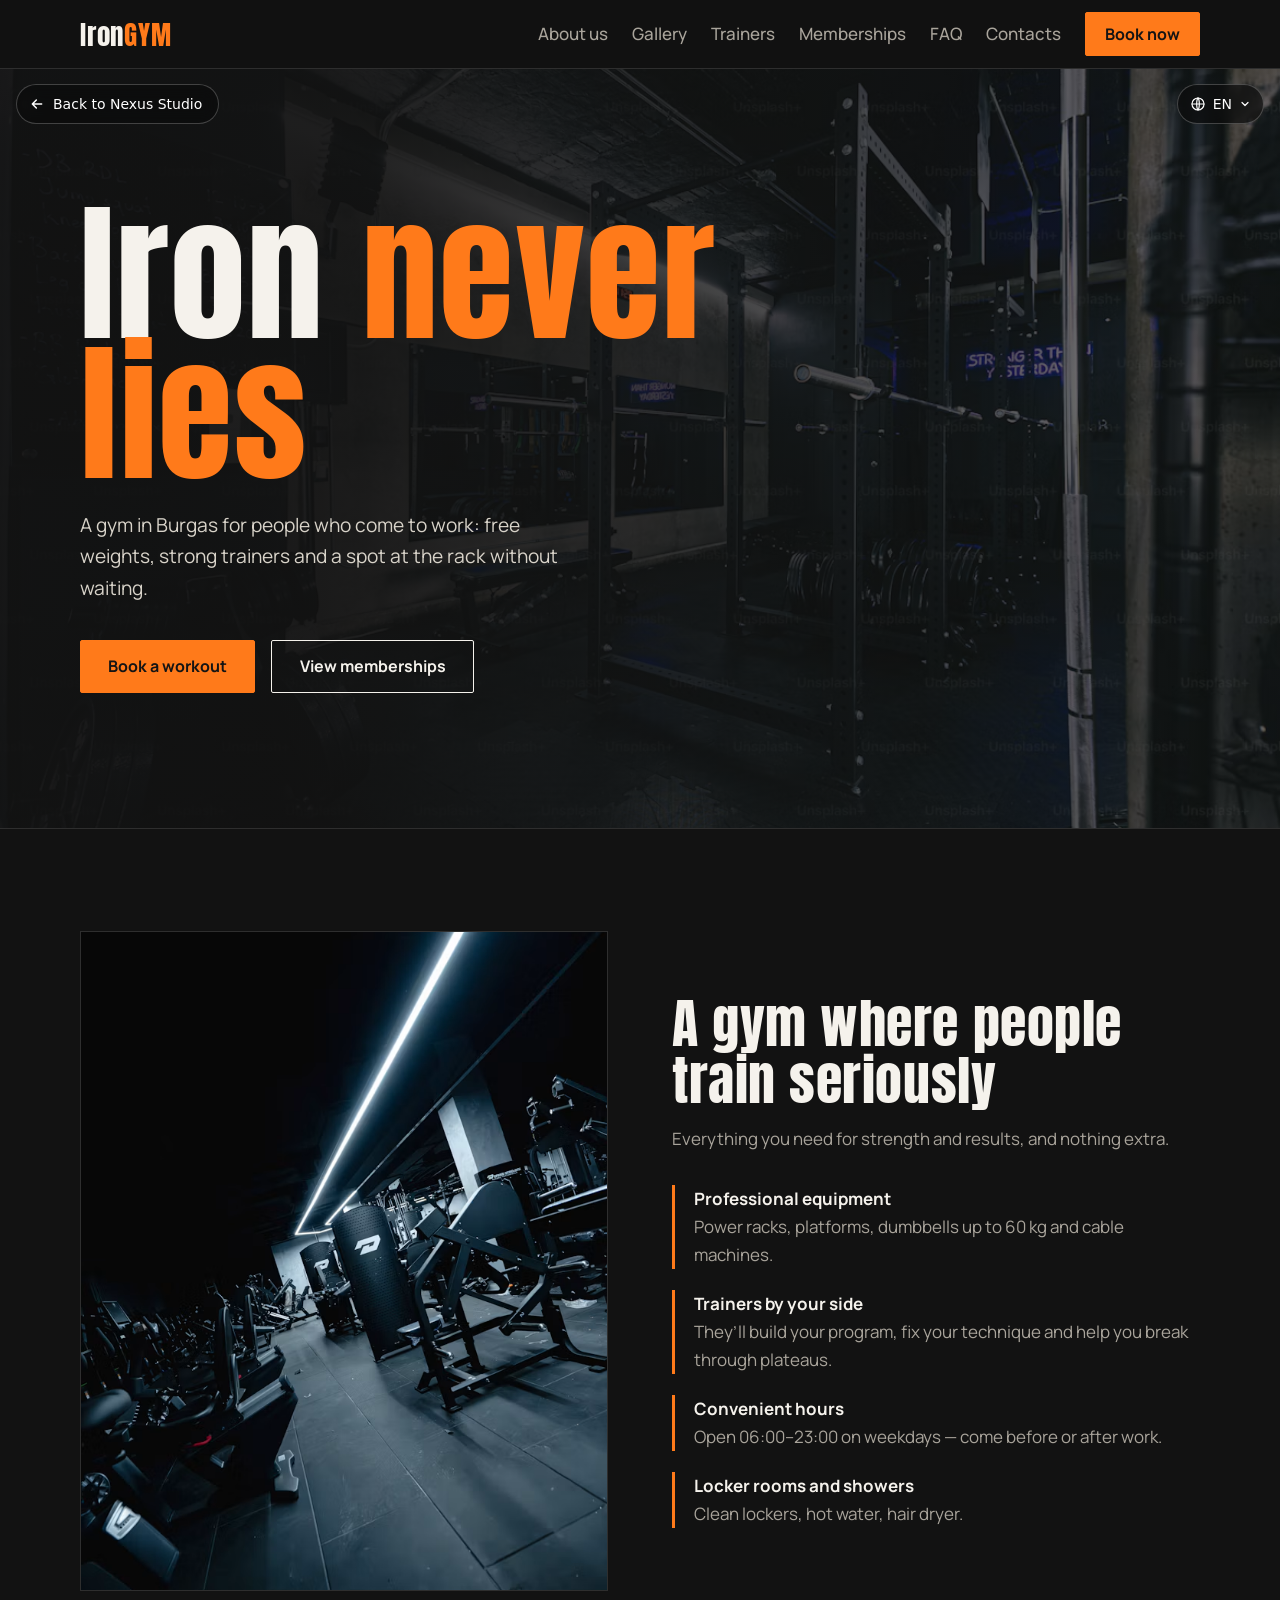
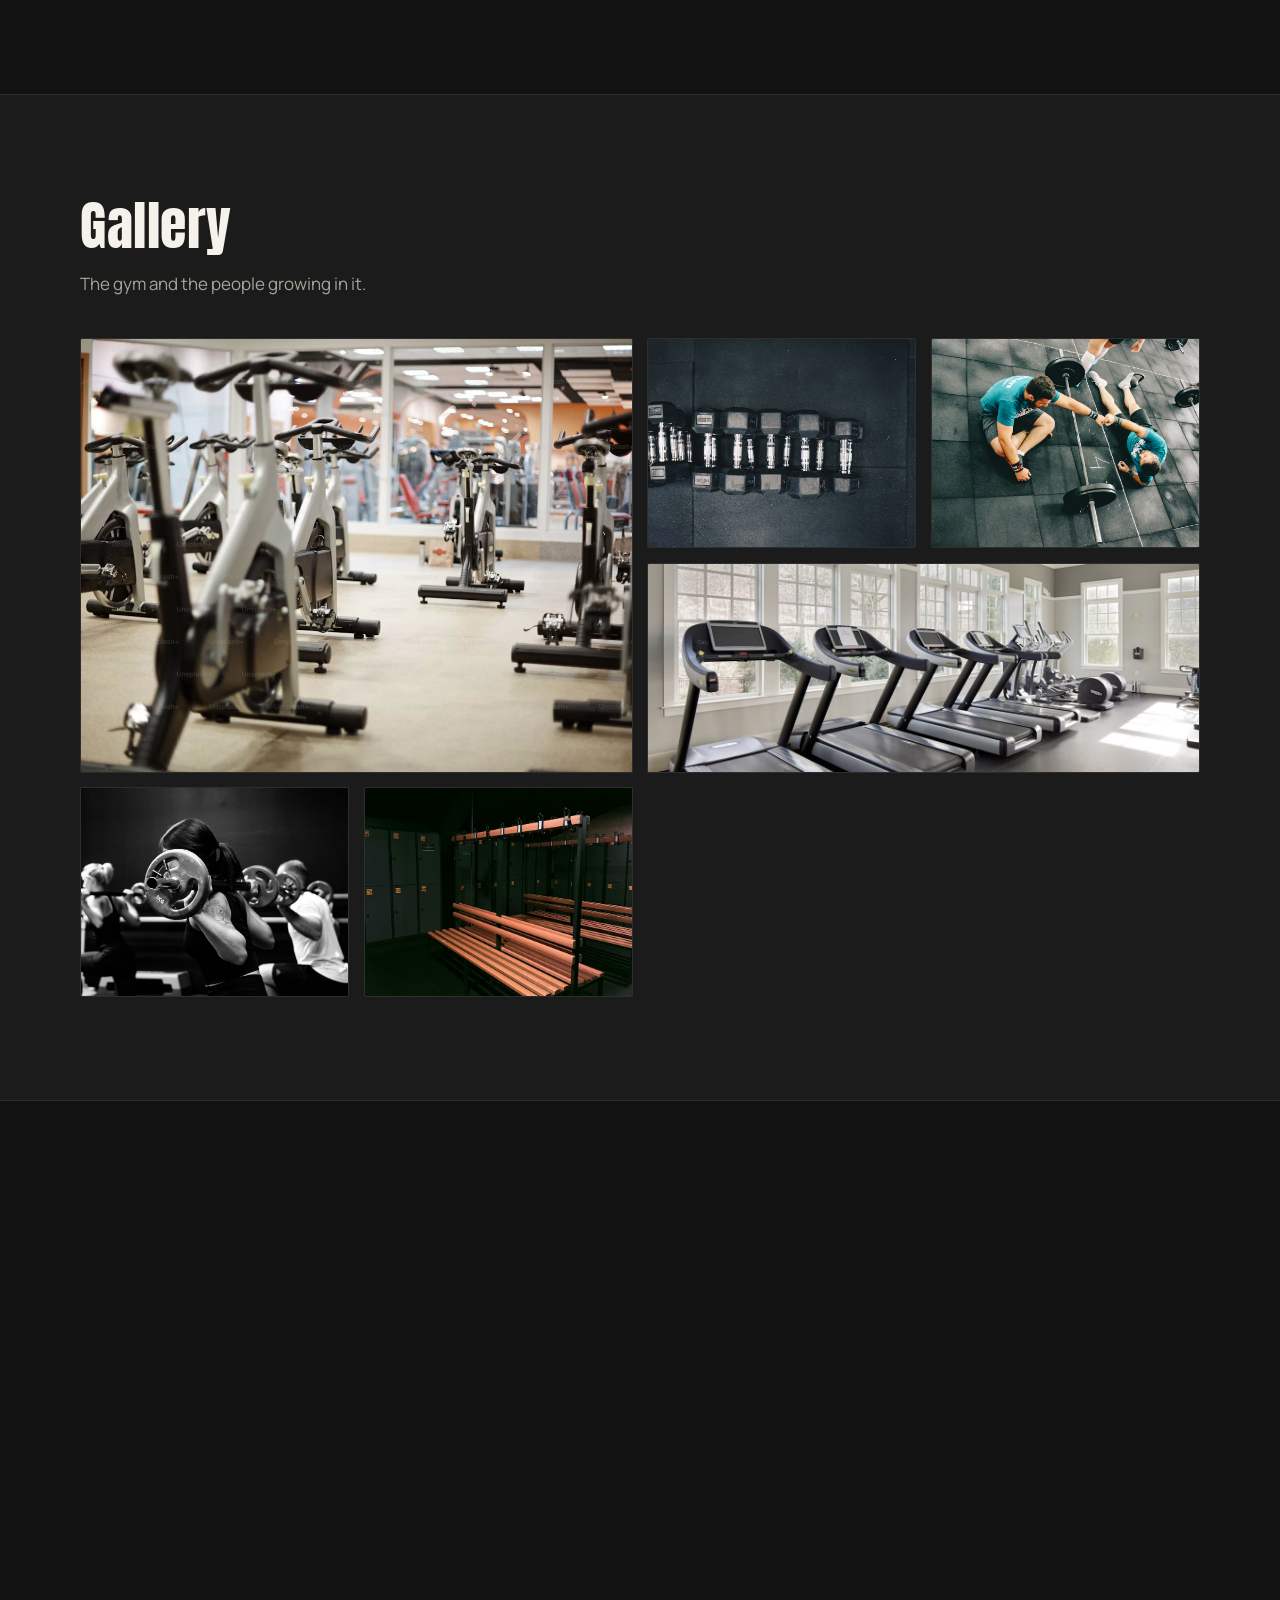
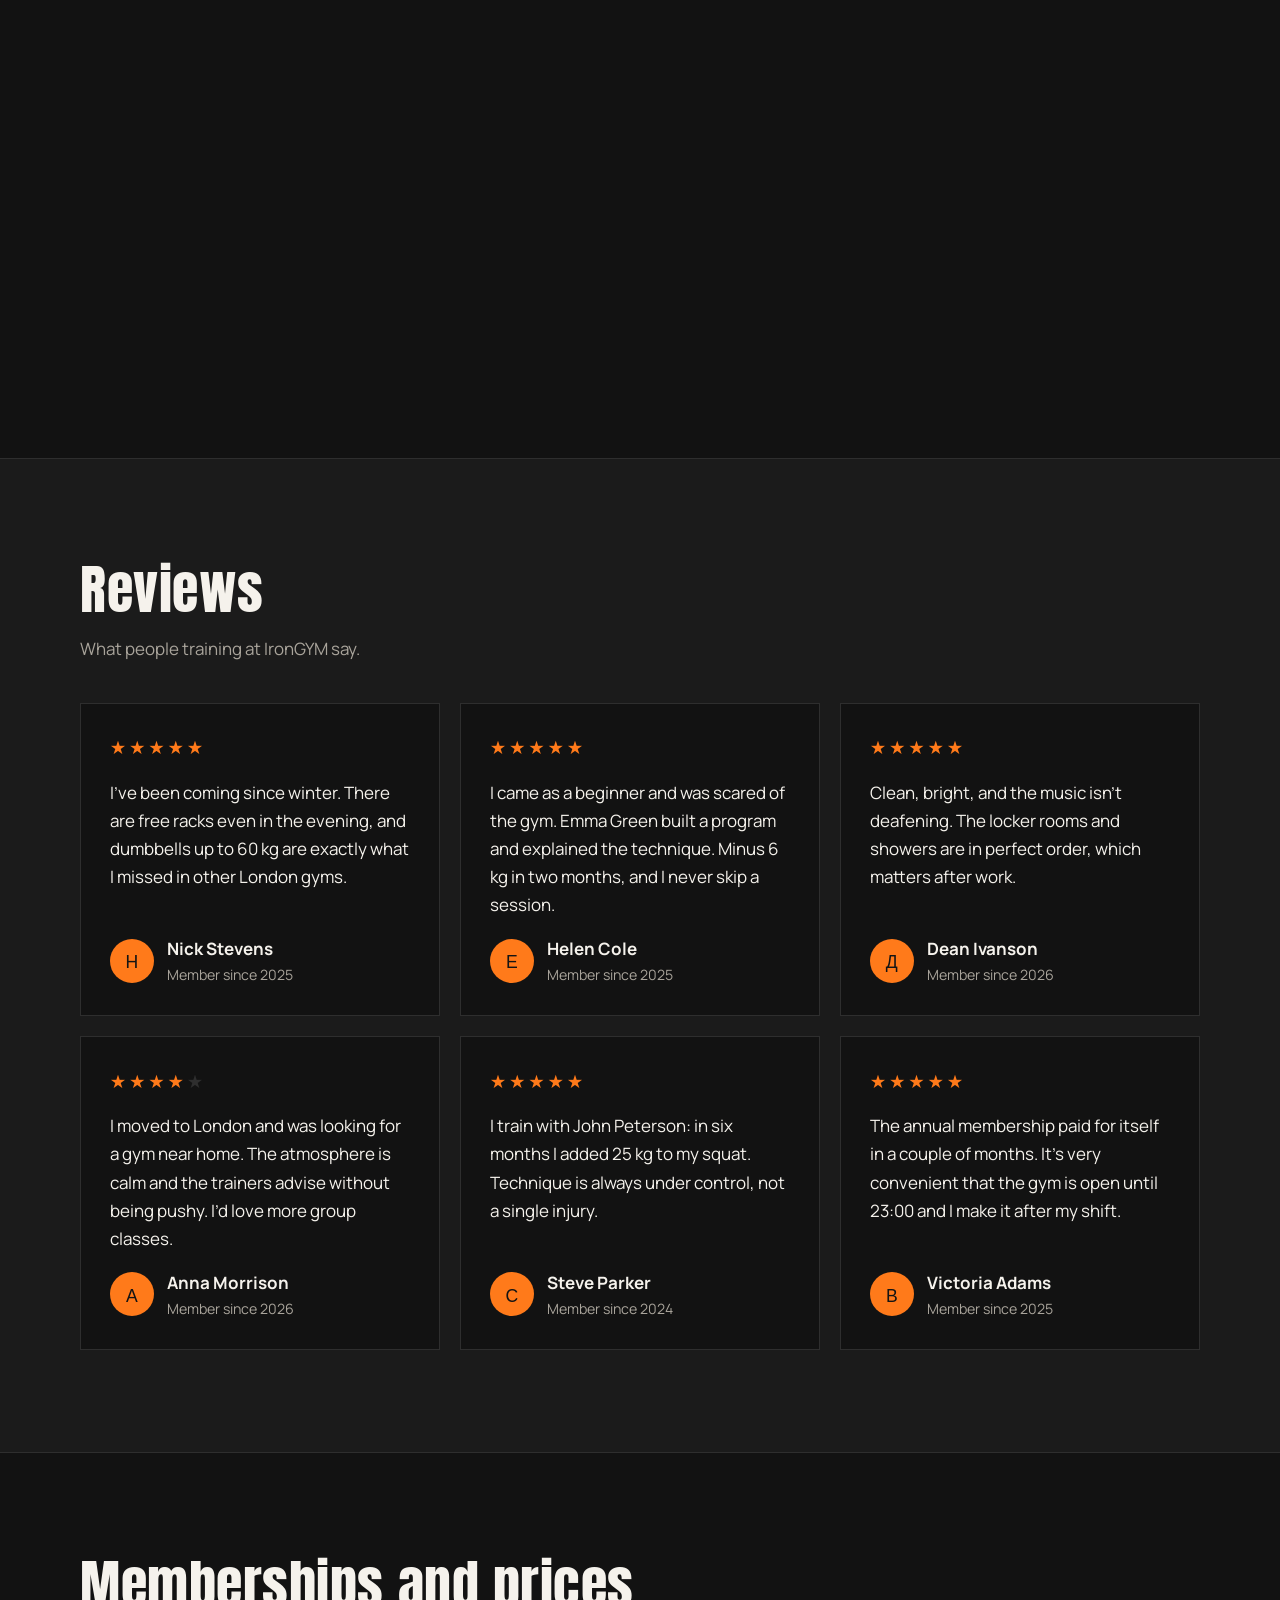
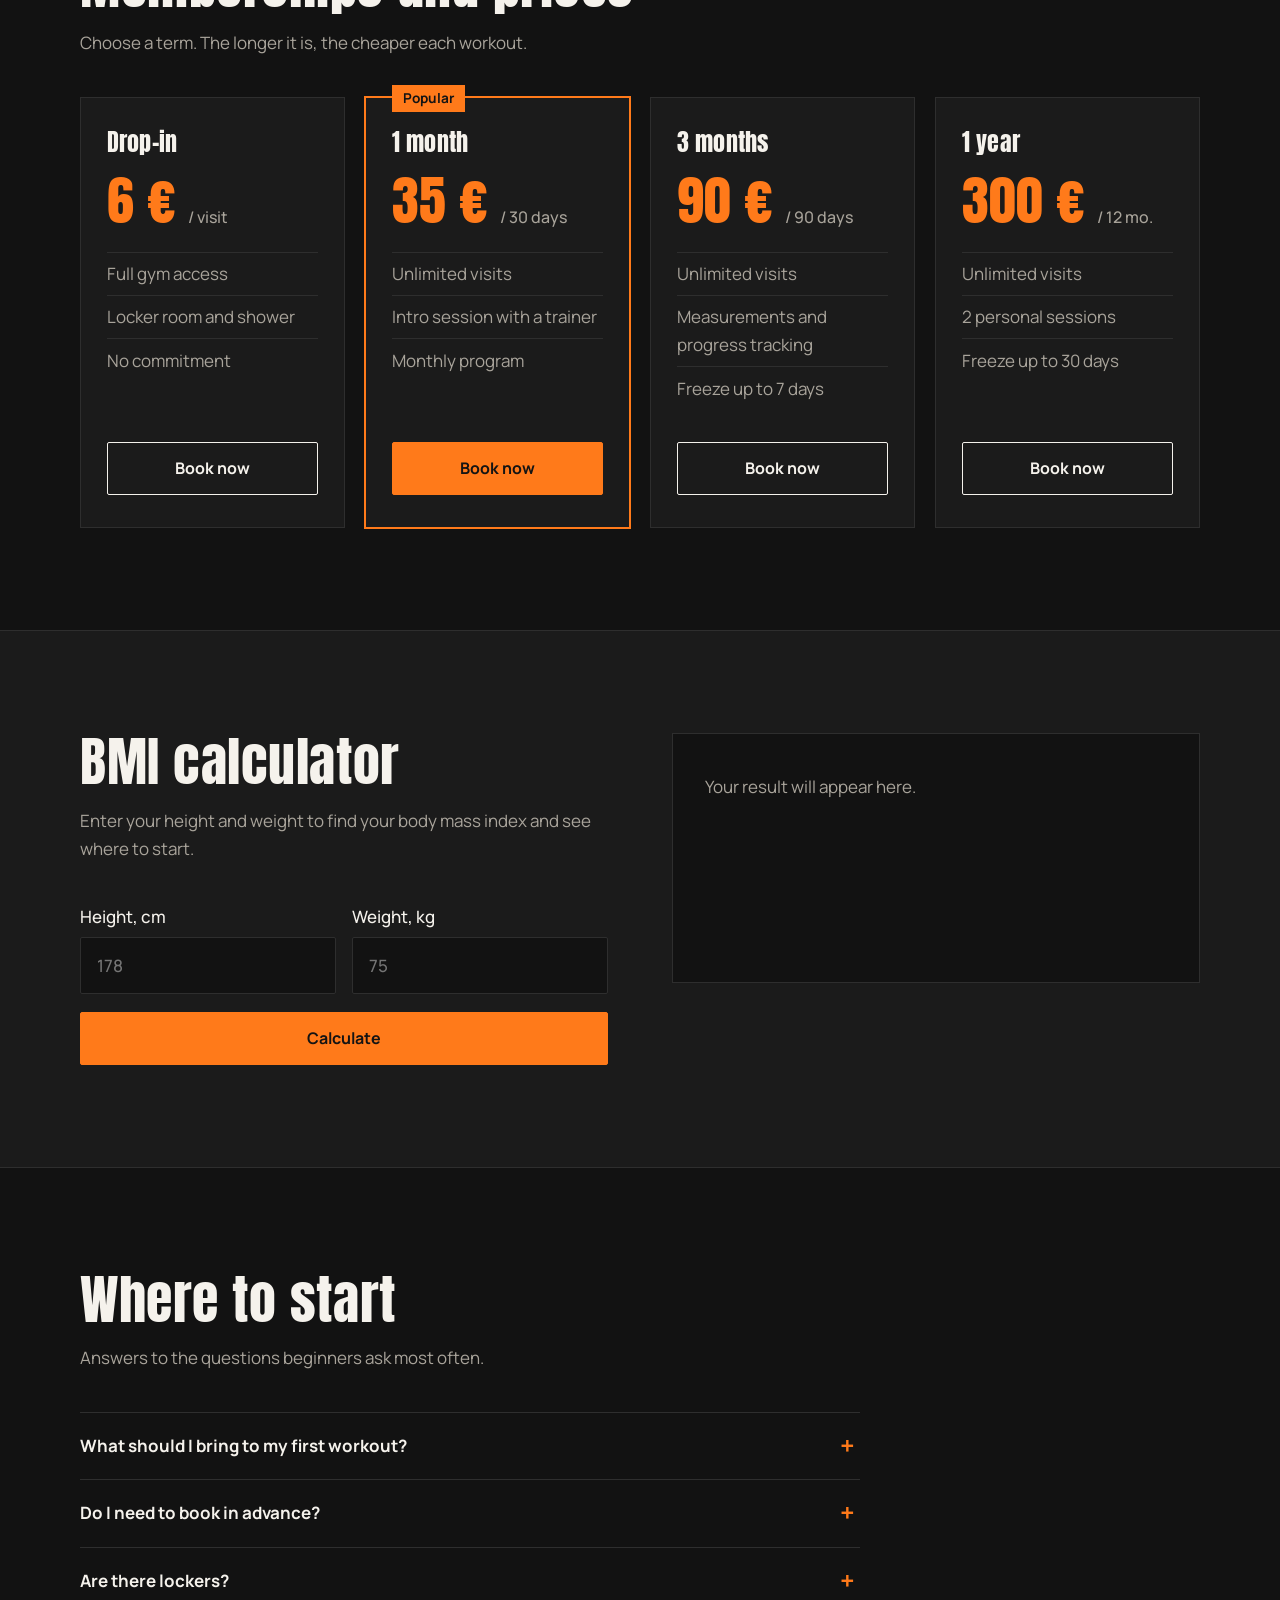
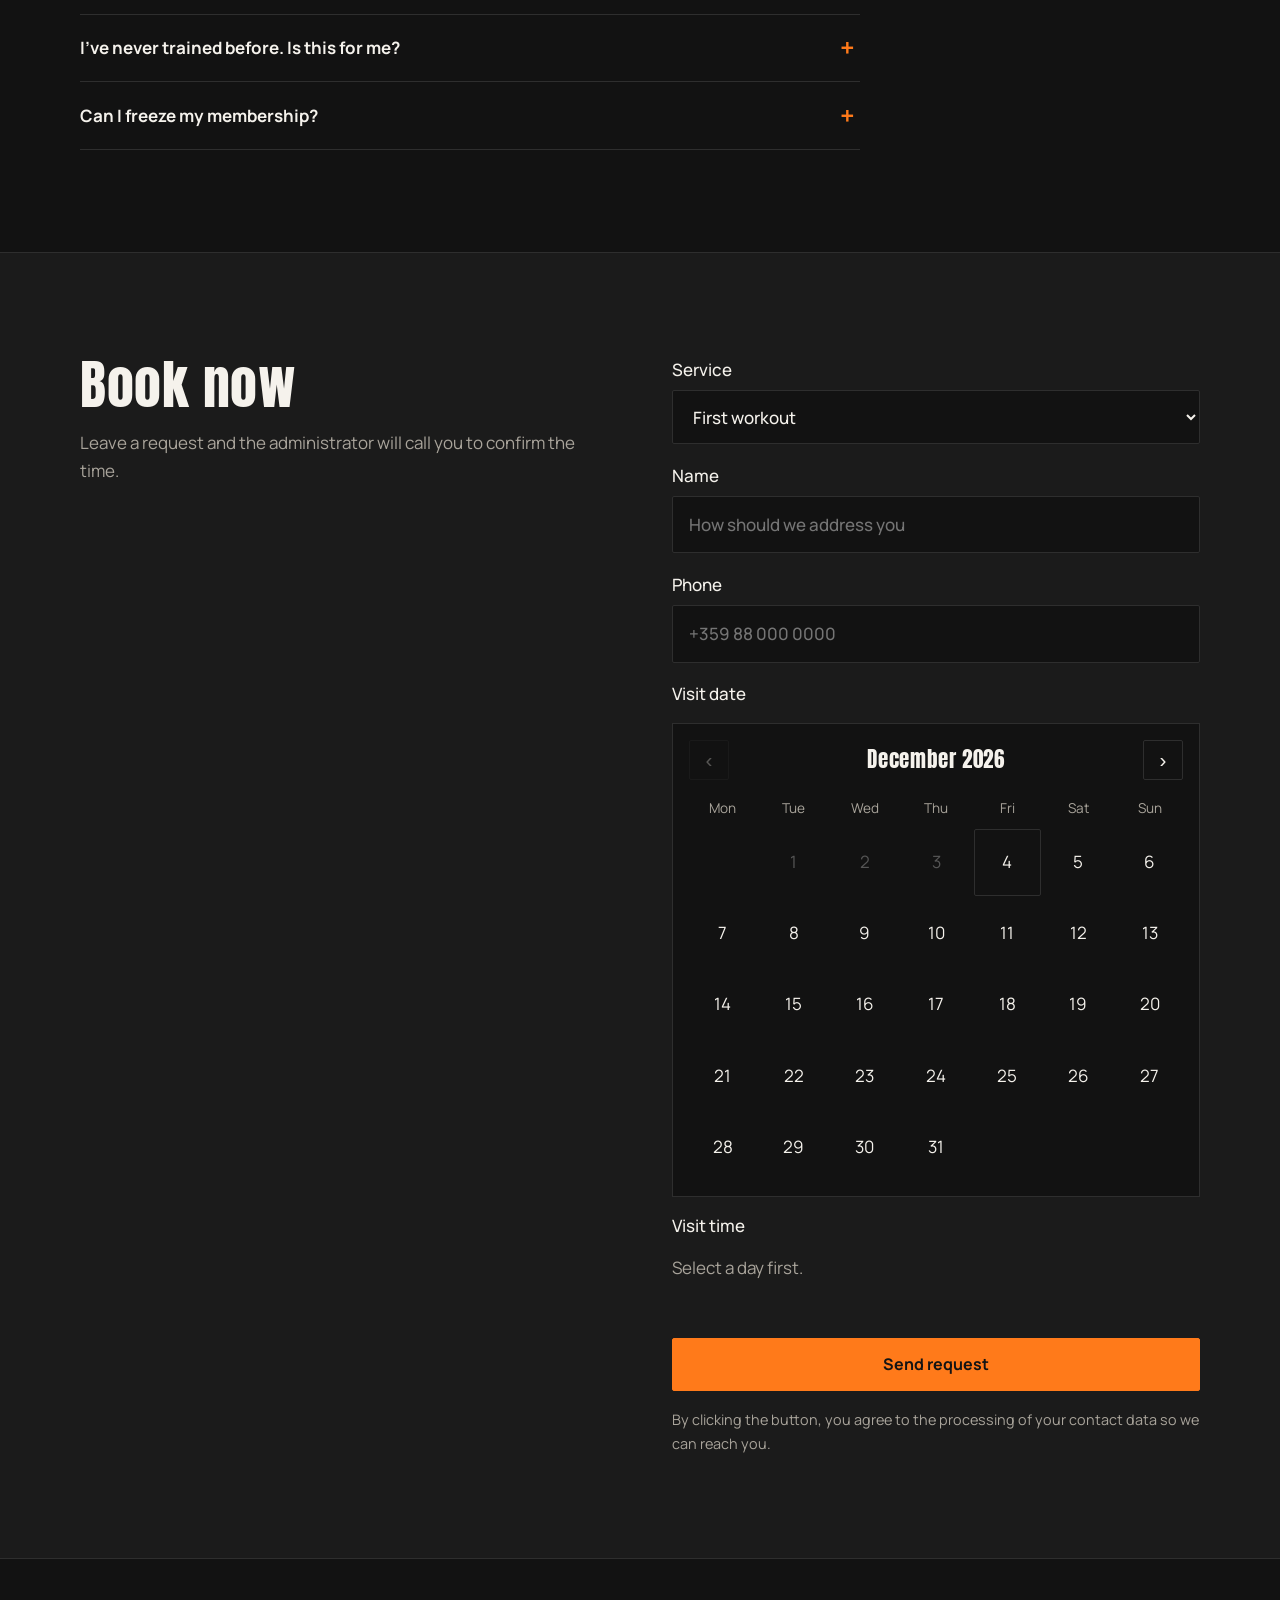
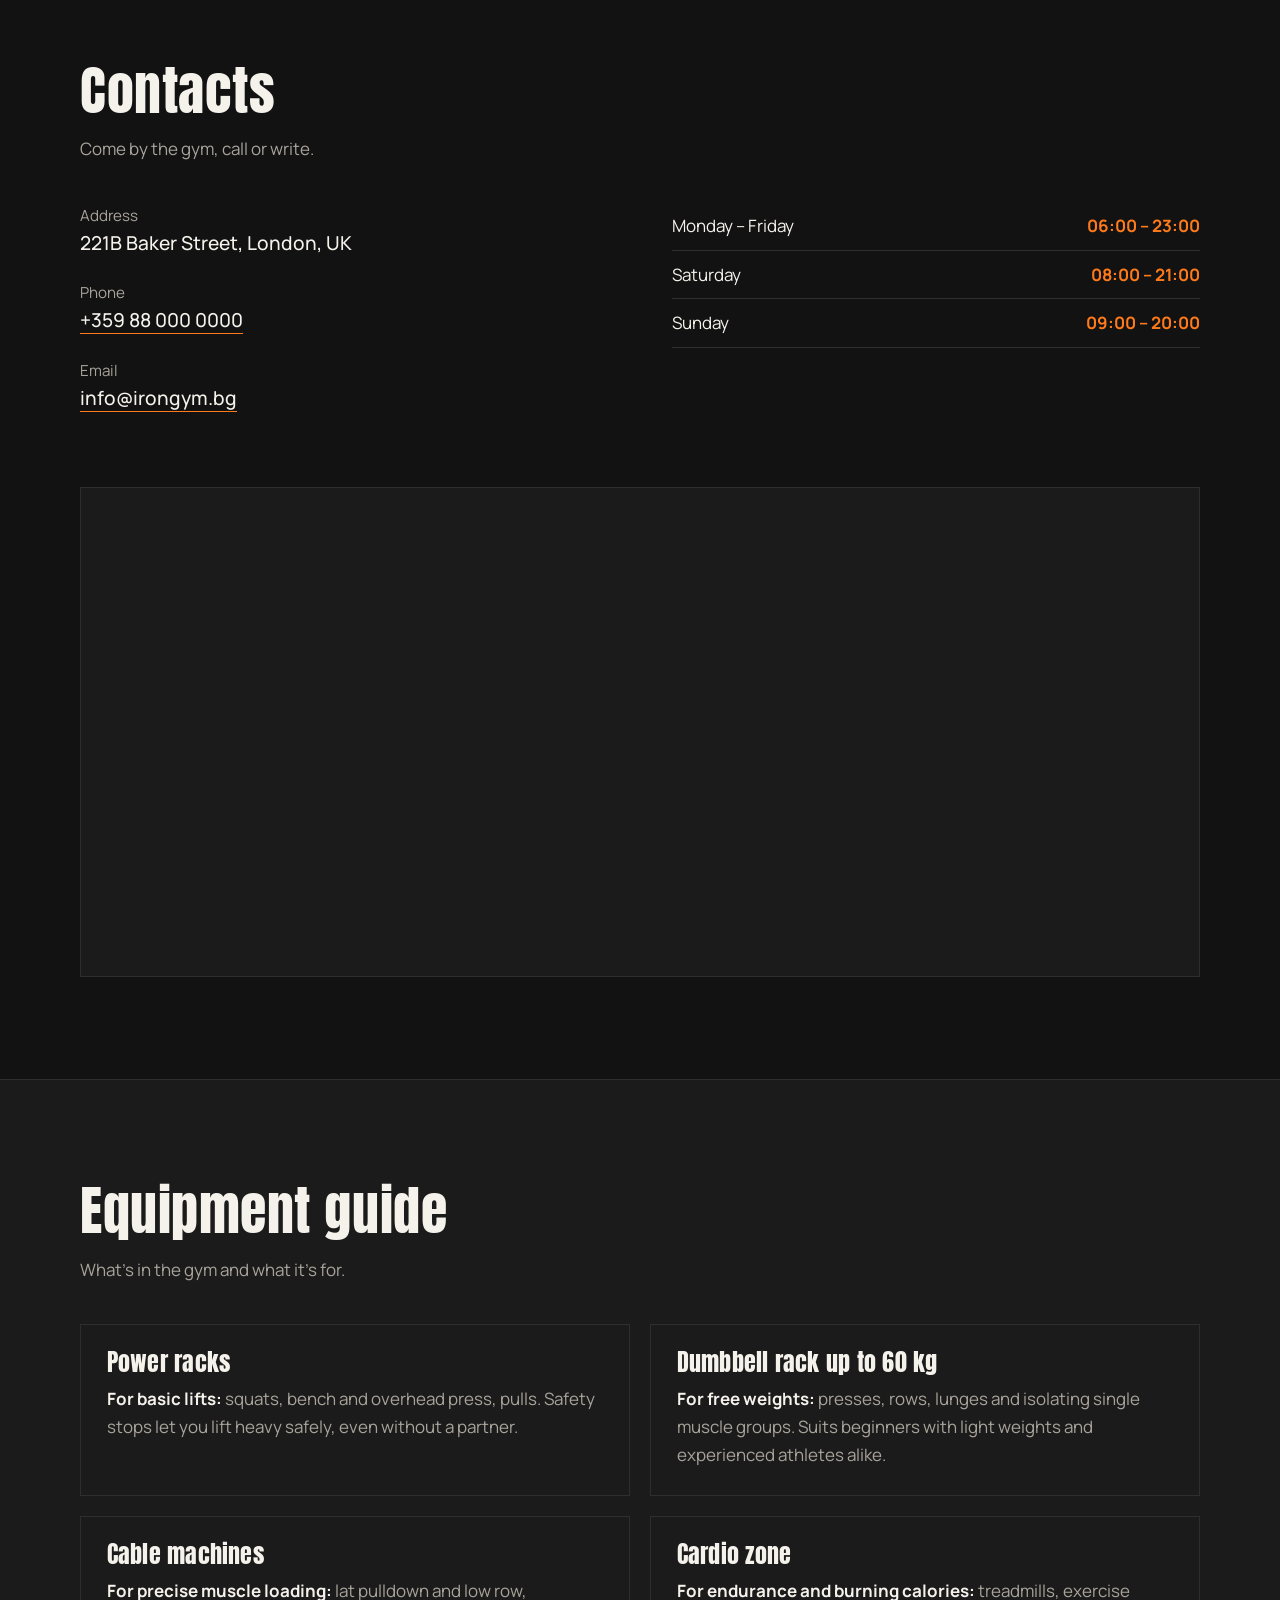
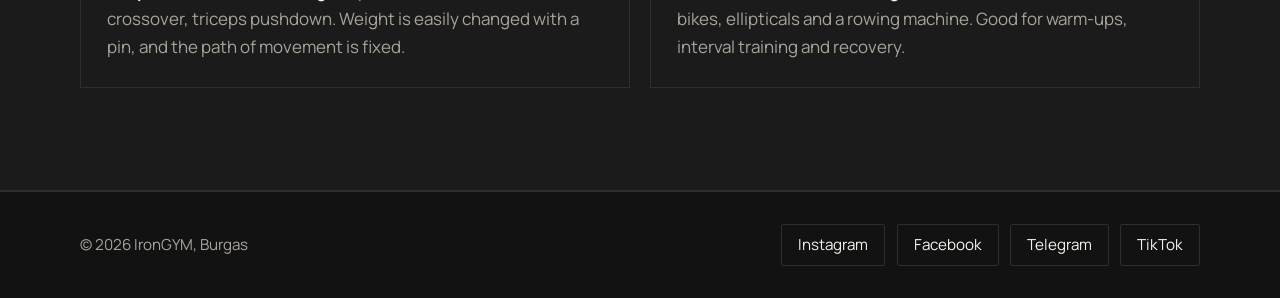
<file: gym/index.html>
<!DOCTYPE html>
<html lang="ru" data-nx-reload>
<head>
<meta charset="utf-8">
<meta name="viewport" content="width=device-width, initial-scale=1">
<title data-i18n="irongym_gym_in_burgas">IronGYM — тренажерный зал в Бургасе</title>
<meta name="description" content="IronGYM в Бургасе: силовая зона, кардио, персональные тренеры. Запишитесь на первую тренировку.">
<link rel="preconnect" href="https://fonts.googleapis.com">
<link rel="preconnect" href="https://fonts.gstatic.com" crossorigin>
<link href="https://fonts.googleapis.com/css2?family=Anton&family=Manrope:wght@400;500;700&display=swap" rel="stylesheet">
<style>
:root{--bg:#121212;--surface:#1b1b1b;--line:#2e2e2e;--text:#f5f2ec;--muted:#a9a49b;--accent:#ff7a1a;--accent-dark:#e0620a;
--display:"Anton",Impact,"Arial Narrow",sans-serif;--body:"Manrope",system-ui,-apple-system,"Segoe UI",Arial,sans-serif;--wrap:1120px}
*,*::before,*::after{box-sizing:border-box}
html{scroll-behavior:smooth;scroll-padding-top:80px}
body{margin:0;background:var(--bg);color:var(--text);font:400 1.0625rem/1.65 var(--body);-webkit-font-smoothing:antialiased}
a{color:inherit}
:focus-visible{outline:2px solid var(--accent);outline-offset:3px}
.wrap{width:min(100% - 2.5rem,var(--wrap));margin-inline:auto}
section{padding:clamp(3.5rem,8vw,6.5rem) 0}
h1,h2,h3{font-family:var(--display);font-weight:400;line-height:1.05;margin:0;letter-spacing:.01em}
h2{font-size:clamp(2.1rem,5vw,3.4rem);margin-bottom:1rem}
h3{font-size:1.5rem}
.lead{color:var(--muted);max-width:56ch;margin:0 0 2.5rem}
.alt{background:var(--surface);border-block:1px solid var(--line)}

.btn{display:inline-block;padding:.9rem 1.7rem;border:1px solid var(--accent);border-radius:2px;background:var(--accent);color:#141414;font:700 1rem var(--body);text-decoration:none;cursor:pointer;transition:background .2s,transform .2s}
.btn:hover{background:var(--accent-dark);transform:translateY(-2px)}
.btn.ghost{background:transparent;color:var(--text);border-color:var(--text)}
.btn.ghost:hover{border-color:var(--accent);color:var(--accent)}

/* Шапка */
header{position:sticky;top:0;z-index:20;background:rgba(18,18,18,.94);backdrop-filter:blur(8px);border-bottom:1px solid var(--line)}
.bar{display:flex;align-items:center;gap:1.5rem;min-height:68px}
.logo{font:400 1.7rem var(--display);text-decoration:none;letter-spacing:.03em;margin-right:auto}
.logo span{color:var(--accent)}
nav ul{list-style:none;display:flex;gap:1.5rem;margin:0;padding:0}
nav a{text-decoration:none;color:var(--muted);font-weight:500;transition:color .2s}
nav a:hover{color:var(--accent)}
.bar .btn{padding:.6rem 1.2rem}
.burger{display:none;width:44px;height:44px;background:none;border:1px solid var(--line);border-radius:2px;cursor:pointer;padding:0;position:relative}
.burger span,.burger::before,.burger::after{content:"";position:absolute;left:11px;right:11px;height:2px;background:var(--text);transition:.25s}
.burger::before{top:15px}.burger span{top:21px}.burger::after{top:27px}
.burger[aria-expanded=true]::before{top:21px;transform:rotate(45deg)}
.burger[aria-expanded=true]::after{top:21px;transform:rotate(-45deg)}
.burger[aria-expanded=true] span{opacity:0}

/* Фото-слоты: положите файл в папку images/ или поменяйте путь в style="--img:url(...)" */
.ph{background:var(--img) center/cover no-repeat,repeating-linear-gradient(135deg,#1b1b1b 0 14px,#171717 14px 28px);border:1px solid var(--line)}

/* Hero */
.hero{--img:url("images/hero.jpg");min-height:min(88vh,760px);display:flex;align-items:center;padding:5rem 0;background:linear-gradient(90deg,rgba(18,18,18,.95) 25%,rgba(18,18,18,.55)),var(--img) center/cover no-repeat,#1a1a1a;border-bottom:1px solid var(--line)}
.hero h1{font-size:clamp(3.6rem,12vw,9.5rem);line-height:.92;max-width:11ch}
.hero h1 em{font-style:normal;color:var(--accent)}
.hero p{font-size:1.2rem;color:#d8d3c9;max-width:42ch;margin:1.6rem 0 2.2rem}
.actions{display:flex;gap:1rem;flex-wrap:wrap}

/* О нас */
.split{display:grid;grid-template-columns:1fr 1fr;gap:clamp(2rem,5vw,4.5rem);align-items:center}
.about-photo{aspect-ratio:4/5}
.perks{list-style:none;padding:0;margin:2rem 0 0;display:grid;gap:1.3rem}
.perks li{padding-left:1.2rem;border-left:3px solid var(--accent)}
.perks strong{display:block}
.perks span{color:var(--muted)}

/* Галерея */
.gallery{display:grid;grid-template-columns:repeat(4,1fr);grid-auto-rows:210px;gap:.9rem}
.gallery .ph{border-radius:2px}
.gallery .wide{grid-column:span 2}.gallery .tall{grid-row:span 2}

/* Тренеры */
.team{display:grid;grid-template-columns:repeat(3,1fr);gap:1.25rem}
.coach{background:var(--surface);border:1px solid var(--line)}
.coach .ph{aspect-ratio:4/5;border:0;border-bottom:1px solid var(--line)}
.coach div:last-child{padding:1.3rem 1.4rem 1.6rem}
.coach p{margin:.4rem 0 0;color:var(--muted)}
.coach b{color:var(--accent);font-weight:700}

/* Цены */
.plans{display:grid;grid-template-columns:repeat(4,1fr);gap:1.25rem}
.plan{position:relative;display:flex;flex-direction:column;background:var(--surface);border:1px solid var(--line);padding:2rem 1.6rem}
.plan.top{border-color:var(--accent);box-shadow:0 0 0 1px var(--accent)}
.badge{position:absolute;top:-.8rem;left:1.6rem;background:var(--accent);color:#141414;font-weight:700;font-size:.85rem;padding:.15rem .7rem}
.price{font:400 3.4rem/1 var(--display);color:var(--accent);margin:1.1rem 0 .3rem}
.price small{font:500 1rem var(--body);color:var(--muted)}
.plan ul{list-style:none;padding:0;margin:1.2rem 0 2rem;color:var(--muted);flex:1}
.plan li{padding:.45rem 0;border-top:1px solid var(--line)}
.plan .btn{text-align:center}

/* FAQ */
.faq{max-width:780px}
details{border-top:1px solid var(--line)}
details:last-child{border-bottom:1px solid var(--line)}
summary{cursor:pointer;list-style:none;padding:1.2rem 2.5rem 1.2rem 0;font-weight:700;position:relative}
summary::-webkit-details-marker{display:none}
summary::after{content:"+";position:absolute;right:.3rem;top:50%;transform:translateY(-50%);font-size:1.6rem;color:var(--accent);transition:transform .2s}
details[open] summary::after{transform:translateY(-50%) rotate(45deg)}
details p{margin:0 0 1.3rem;color:var(--muted);max-width:62ch}

/* Форма */
form{display:grid;gap:1.1rem}
label{display:grid;gap:.4rem;font-weight:500}
input,select{width:100%;padding:.85rem 1rem;background:var(--bg);color:var(--text);border:1px solid var(--line);border-radius:2px;font:inherit;color-scheme:dark}
input:focus,select:focus{border-color:var(--accent);outline:none}
.form-note{color:var(--muted);font-size:.9rem;margin:0}

/* Контакты */
dl{margin:0 0 2rem;display:grid;gap:1.3rem}
dt{color:var(--muted);font-size:.95rem}
dd{margin:0;font-size:1.2rem;font-weight:500}
dd a{text-decoration:none;border-bottom:1px solid var(--accent)}
.hours{width:100%;border-collapse:collapse}
.hours td{padding:.6rem 0;border-bottom:1px solid var(--line)}
.hours td:last-child{text-align:right;color:var(--accent);font-weight:700}
.map{margin-top:2.5rem;aspect-ratio:16/7;min-height:280px;border:1px solid var(--line);background:#1b1b1b}
.map iframe{width:100%;height:100%;border:0;filter:invert(.92) hue-rotate(180deg) grayscale(.5) contrast(.9)}

/* Оборудование */
.gear{display:grid;grid-template-columns:repeat(2,1fr);gap:1.25rem}
.gear article{border:1px solid var(--line);background:var(--surface);padding:1.6rem}
.gear p{margin:.6rem 0 0;color:var(--muted)}
.gear b{color:var(--text)}

footer{border-top:1px solid var(--line);padding:2rem 0;color:var(--muted);font-size:.95rem}
footer .wrap{display:flex;justify-content:space-between;align-items:center;gap:1rem;flex-wrap:wrap}
.social{display:flex;gap:.7rem;flex-wrap:wrap;list-style:none;margin:0;padding:0}
.social a{display:inline-block;padding:.45rem 1rem;border:1px solid var(--line);border-radius:2px;text-decoration:none;color:var(--text);transition:.2s}
.social a:hover{border-color:var(--accent);color:var(--accent)}

/* Модальное окно */
dialog{border:1px solid var(--accent);background:var(--surface);color:var(--text);padding:2.5rem 2rem;max-width:min(92vw,420px);text-align:center;border-radius:2px}
dialog::backdrop{background:rgba(0,0,0,.75)}
dialog h3{font-size:2rem;color:var(--accent);margin-bottom:.8rem}
dialog p{margin:0 0 1.6rem;color:var(--muted)}


/* Анимация появления при скролле */
.reveal{opacity:0;transform:translateY(34px);transition:opacity .8s cubic-bezier(.2,.7,.2,1),transform .8s cubic-bezier(.2,.7,.2,1)}
.reveal.in{opacity:1;transform:none}

/* Отзывы */
.reviews{display:grid;grid-template-columns:repeat(3,1fr);gap:1.25rem}
.review{background:var(--bg);border:1px solid var(--line);padding:1.8rem;display:flex;flex-direction:column;gap:1rem}
.review p{margin:0;flex:1}
.stars{color:var(--accent);letter-spacing:.15em;font-size:1.15rem}
.stars i{font-style:normal;color:var(--line)}
.who{display:flex;align-items:center;gap:.8rem}
.av{width:44px;height:44px;border-radius:50%;background:var(--accent);color:#141414;display:grid;place-items:center;font:400 1.1rem var(--display)}
.who small{display:block;color:var(--muted)}

/* Калькулятор ИМТ */
.bmi{display:grid;grid-template-columns:1fr 1fr;gap:clamp(2rem,5vw,4.5rem);align-items:start}
.row{display:grid;grid-template-columns:1fr 1fr;gap:1rem}
.bmi-out{border:1px solid var(--line);background:var(--bg);padding:2rem;min-height:250px}
.bmi-val{font:400 4.5rem/1 var(--display);color:var(--accent)}
.bmi-cat{font-weight:700;font-size:1.25rem;margin:.4rem 0}
.bmi-out p{color:var(--muted);margin:.4rem 0 1.5rem}

/* Календарь и время */
.sched{display:grid;gap:.9rem}
.lbl{font-weight:500}
.cal{border:1px solid var(--line);background:var(--bg);padding:1rem}
.cal-head{display:flex;align-items:center;justify-content:space-between;margin-bottom:.8rem}
.cal-head strong{font:400 1.3rem var(--display);letter-spacing:.03em}
.cal-nav{width:40px;height:40px;background:none;border:1px solid var(--line);color:var(--text);cursor:pointer;font-size:1.3rem;border-radius:2px;padding:0}
.cal-nav:hover:not(:disabled){border-color:var(--accent);color:var(--accent)}
.cal-nav:disabled{opacity:.3;cursor:default}
.cal-grid{display:grid;grid-template-columns:repeat(7,1fr);gap:4px;text-align:center}
.dow{color:var(--muted);font-size:.85rem;padding:.3rem 0}
.day,.slot{background:none;border:1px solid transparent;color:var(--text);font:inherit;cursor:pointer;border-radius:2px;padding:0}
.day{aspect-ratio:1;min-height:38px}
.slot{border-color:var(--line);padding:.6rem 0}
.day:hover:not(:disabled),.slot:hover:not(:disabled){border-color:var(--accent)}
.day:disabled,.slot:disabled{color:#555;cursor:default}
.slot:disabled{border-color:#222}
.day.today{border-color:var(--line)}
.day[aria-pressed=true],.slot[aria-pressed=true]{background:var(--accent);border-color:var(--accent);color:#141414;font-weight:700}
.slots{display:grid;grid-template-columns:repeat(auto-fill,minmax(78px,1fr));gap:.5rem}
.slots-hint{grid-column:1/-1;color:var(--muted);margin:0}
.err{color:#ff6b5a;margin:0;min-height:1.4em}
.sum{color:var(--text)!important;font-weight:700}

@media(max-width:960px){
.plans{grid-template-columns:repeat(2,1fr)}
.gallery{grid-template-columns:repeat(2,1fr);grid-auto-rows:190px}
.team,.reviews{grid-template-columns:repeat(2,1fr)}
}
@media(max-width:820px){
.burger{display:block}
.bar{flex-wrap:wrap;gap:.8rem}
.bar>.btn{display:none}
nav{order:3;width:100%;display:none}
nav.open{display:block}
nav ul{flex-direction:column;gap:0;padding-bottom:1rem}
nav a{display:block;padding:.8rem 0;border-top:1px solid var(--line);font-size:1.1rem}
.split,.gear,.bmi{grid-template-columns:1fr}
.about-photo{aspect-ratio:16/10}
.hero{background:linear-gradient(rgba(18,18,18,.85),rgba(18,18,18,.85)),var(--img) center/cover no-repeat,#1a1a1a}
}
@media(max-width:560px){
.plans,.team,.reviews{grid-template-columns:1fr}
.row{grid-template-columns:1fr 1fr}.cal{padding:.7rem}
.gallery{grid-auto-rows:150px;gap:.6rem}
.actions .btn{width:100%;text-align:center}
.map{aspect-ratio:4/3}
}
@media(prefers-reduced-motion:reduce){html{scroll-behavior:auto}*{transition:none!important}}
</style>
<style id="nx-back-css">
.nx-back{position:fixed;top:calc(84px + env(safe-area-inset-top,0px));inset-inline-start:16px;z-index:9999;display:inline-flex;align-items:center;gap:8px;height:40px;padding:0 16px 0 12px;border-radius:99px;
  background:rgba(10,10,10,.62);-webkit-backdrop-filter:blur(8px);backdrop-filter:blur(8px);border:1px solid rgba(255,255,255,.22);color:#fff;
  font:500 14px/1 system-ui,-apple-system,"Segoe UI",Arial,sans-serif;text-decoration:none;transition:background .3s,color .3s,border-color .3s}
.nx-back svg{width:16px;height:16px;flex:none;transition:transform .3s}
.nx-back:hover,.nx-back:focus-visible{background:rgba(255,255,255,.94);color:#0a0a0a;border-color:#fff}
.nx-back:hover svg,.nx-back:focus-visible svg{transform:translateX(-4px)}
.nx-back[dir=rtl] svg{transform:scaleX(-1)}
.nx-back[dir=rtl]:hover svg,.nx-back[dir=rtl]:focus-visible svg{transform:translateX(4px) scaleX(-1)}
@media(max-width:600px){.nx-back{inset-inline-start:12px;width:40px;padding:0;justify-content:center}.nx-back span{display:none}}
@media(prefers-reduced-motion:reduce){.nx-back,.nx-back svg{transition:none}}
</style>
<script src="../lang.js"></script>
<style>.nx-pending body{visibility:hidden}</style>
<script>document.documentElement.classList.add("nx-pending");setTimeout(function(){document.documentElement.classList.remove("nx-pending")},2000)</script>
<style id="nx-clipx">html,body{overflow-x:clip}</style>
</head>
<body>
<a class="nx-back" data-nx-ui href="../portfolio/index.html" data-i18n-aria="back_btn" aria-label="Back to Nexus Studio"><svg viewBox="0 0 24 24" fill="none" stroke="currentColor" stroke-width="2.2" stroke-linecap="round" stroke-linejoin="round" aria-hidden="true"><path d="M19 12H5M11 6l-6 6 6 6"/></svg><span data-i18n="back_btn">Back to Nexus Studio</span></a>


<header>
  <div class="wrap bar">
    <a class="logo" href="#top">Iron<span>GYM</span></a>
    <nav id="menu" aria-label="Основная навигация" data-i18n-aria="main_navigation">
      <ul>
        <li><a href="#about" data-i18n="about_us">О нас</a></li>
        <li><a href="#gallery" data-i18n="gallery">Галерея</a></li>
        <li><a href="#team" data-i18n="trainers">Тренеры</a></li>
        <li><a href="#prices" data-i18n="memberships">Абонементы</a></li>
        <li><a href="#faq" data-i18n="faq">Вопросы</a></li>
        <li><a href="#contacts" data-i18n="contacts">Контакты</a></li>
      </ul>
    </nav>
    <a class="btn" href="#booking" data-i18n="book_now">Записаться</a>
    <button class="burger" type="button" aria-label="Открыть меню" aria-expanded="false" aria-controls="menu" data-i18n-aria="open_menu"><span></span></button>
  </div>
</header>

<main id="top">

<section class="hero">
  <div class="wrap">
    <h1><span data-i18n="iron">Железо</span> <em data-i18n="never_lies">не врёт</em></h1>
    <p data-i18n="a_gym_in_burgas_for_people_who">Тренажерный зал в Бургасе для тех, кто приходит работать: свободные веса, сильные тренеры и место у стойки без очереди.</p>
    <div class="actions">
      <a class="btn" href="#booking" data-i18n="book_a_workout">Записаться на тренировку</a>
      <a class="btn ghost" href="#prices" data-i18n="view_memberships">Смотреть абонементы</a>
    </div>
  </div>
</section>

<section id="about">
  <div class="wrap split">
    <div class="ph about-photo" style="--img:url('images/about.jpg')" role="img" aria-label="Зал IronGYM"></div>
    <div>
      <h2 data-i18n="a_gym_where_people_train_serio">Зал, где тренируются всерьёз</h2>
      <p class="lead" style="margin:0" data-i18n="everything_you_need_for_streng">Всё нужное для силы и результата, и ничего лишнего.</p>
      <ul class="perks">
        <li><strong data-i18n="professional_equipment">Профессиональное оборудование</strong><span data-i18n="power_racks_platforms_dumbbell">Силовые рамы, платформы, гантели до 60 кг и блочные тренажёры.</span></li>
        <li><strong data-i18n="trainers_by_your_side">Тренеры рядом</strong><span data-i18n="they_ll_build_your_program_fix">Составят программу, поставят технику и помогут пройти плато.</span></li>
        <li><strong data-i18n="convenient_hours">Удобный график</strong><span data-i18n="open_06_00_23_00_on_weekdays_c">Открыты с 06:00 до 23:00 в будни, заходите до работы или после неё.</span></li>
        <li><strong data-i18n="locker_rooms_and_showers">Раздевалки и душ</strong><span data-i18n="clean_lockers_hot_water_hair_d">Чистые шкафчики, горячая вода, фен.</span></li>
      </ul>
    </div>
  </div>
</section>

<section id="gallery" class="alt">
  <div class="wrap">
    <h2 data-i18n="gallery">Галерея</h2>
    <p class="lead" data-i18n="the_gym_and_the_people_growing">Зал и люди, которые в нём растут.</p>
    <div class="gallery">
      <div class="ph wide tall" style="--img:url('images/gallery-1.jpg')" role="img" aria-label="Силовая зона"></div>
      <div class="ph" style="--img:url('images/gallery-2.jpg')" role="img" aria-label="Гантельный ряд"></div>
      <div class="ph" style="--img:url('images/gallery-3.jpg')" role="img" aria-label="Тренировка с тренером"></div>
      <div class="ph wide" style="--img:url('images/gallery-4.jpg')" role="img" aria-label="Кардиозона" data-i18n-aria="cardio_zone"></div>
      <div class="ph" style="--img:url('images/gallery-5.jpg')" role="img" aria-label="Групповая тренировка"></div>
      <div class="ph" style="--img:url('images/gallery-6.jpg')" role="img" aria-label="Раздевалка"></div>
    </div>
  </div>
</section>

<section id="team">
  <div class="wrap">
    <h2 data-i18n="our_trainers">Команда тренеров</h2>
    <p class="lead" data-i18n="people_who_train_every_day_the">Люди, которые сами тренируются каждый день и знают, как это работает.</p>
    <div class="team">
      <article class="coach">
        <div class="ph" style="--img:url('images/trainer-1.jpg')" role="img" aria-label="Тренер Иван Петров"></div>
        <div><h3 data-i18n="gym_trainer_1_name">Иван Петров</h3><p><b data-i18n="strength_training">Силовые тренировки</b><br><span data-i18n="bench_squat_deadlift_9_years_o">Жим, присед, тяга. Опыт 9 лет.</span></p></div>
      </article>
      <article class="coach">
        <div class="ph" style="--img:url('images/trainer-2.jpg')" role="img" aria-label="Тренер Мария Георгиева"></div>
        <div><h3 data-i18n="gym_trainer_2_name">Мария Георгиева</h3><p><b data-i18n="weight_loss_and_toning">Похудение и тонус</b><br><span data-i18n="programs_for_beginners_and_peo">Программы для новичков и возвращающихся в зал.</span></p></div>
      </article>
      <article class="coach">
        <div class="ph" style="--img:url('images/trainer-3.jpg')" role="img" aria-label="Тренер Георги Димитров"></div>
        <div><h3 data-i18n="gym_trainer_3_name">Георги Димитров</h3><p><b data-i18n="functional_training">Функциональный тренинг</b><br><span data-i18n="endurance_mobility_injury_work">Выносливость, мобильность, работа с травмами.</span></p></div>
      </article>
    </div>
  </div>
</section>

<section id="reviews" class="alt">
  <div class="wrap">
    <h2 data-i18n="reviews">Отзывы</h2>
    <p class="lead" data-i18n="what_people_training_at_irongy">Что говорят те, кто тренируется в IronGYM.</p>
    <div class="reviews">
      <article class="review">
        <div class="stars" role="img" aria-label="Оценка 5 из 5">★★★★★</div>
        <p data-i18n="gym_review_1_text">Хожу с зимы. Свободных стоек хватает даже вечером, а гантели до 60 кг именно то, чего мне не хватало в других залах Бургаса.</p>
        <div class="who"><span class="av" aria-hidden="true">Н</span><div><strong data-i18n="gym_review_1_author">Николай Стоянов</strong><small data-i18n="member_since_2025">Посетитель с 2025 года</small></div></div>
      </article>
      <article class="review">
        <div class="stars" role="img" aria-label="Оценка 5 из 5">★★★★★</div>
        <p data-i18n="gym_review_2_text">Пришла новичком и очень боялась зала. Мария составила программу и объяснила технику. За два месяца минус 6 кг, и я не пропускаю тренировки.</p>
        <div class="who"><span class="av" aria-hidden="true">Е</span><div><strong data-i18n="gym_review_2_author">Елена Колева</strong><small data-i18n="member_since_2025">Посетитель с 2025 года</small></div></div>
      </article>
      <article class="review">
        <div class="stars" role="img" aria-label="Оценка 5 из 5">★★★★★</div>
        <p data-i18n="gym_review_3_text">Чисто, светло, музыка не оглушает. Раздевалки и душ в полном порядке, а после работы это важно.</p>
        <div class="who"><span class="av" aria-hidden="true">Д</span><div><strong data-i18n="gym_review_3_author">Димитър Иванов</strong><small data-i18n="member_since_2026">Посетитель с 2026 года</small></div></div>
      </article>
      <article class="review">
        <div class="stars" role="img" aria-label="Оценка 4 из 5">★★★★<i>★</i></div>
        <p data-i18n="gym_review_4_text">Переехала в Бургас и искала зал рядом с домом. Здесь спокойная атмосфера, тренеры подсказывают без навязчивости. Хотелось бы больше групповых занятий.</p>
        <div class="who"><span class="av" aria-hidden="true">А</span><div><strong data-i18n="gym_review_4_author">Анна Морозова</strong><small data-i18n="member_since_2026">Посетитель с 2026 года</small></div></div>
      </article>
      <article class="review">
        <div class="stars" role="img" aria-label="Оценка 5 из 5">★★★★★</div>
        <p data-i18n="gym_review_5_text">Занимаюсь с Иваном: за полгода добавил 25 кг в приседе. Техника всегда под контролем, ни одной травмы.</p>
        <div class="who"><span class="av" aria-hidden="true">С</span><div><strong data-i18n="gym_review_5_author">Стефан Петков</strong><small data-i18n="member_since_2024">Посетитель с 2024 года</small></div></div>
      </article>
      <article class="review">
        <div class="stars" role="img" aria-label="Оценка 5 из 5">★★★★★</div>
        <p data-i18n="gym_review_6_text">Годовой абонемент окупился за пару месяцев. Очень удобно, что зал работает до 23:00 и я успеваю после смены.</p>
        <div class="who"><span class="av" aria-hidden="true">В</span><div><strong data-i18n="gym_review_6_author">Виктория Атанасова</strong><small data-i18n="member_since_2025">Посетитель с 2025 года</small></div></div>
      </article>
    </div>
  </div>
</section>

<section id="prices">
  <div class="wrap">
    <h2 data-i18n="memberships_and_prices">Абонементы и цены</h2>
    <p class="lead" data-i18n="choose_a_term_the_longer_it_is">Выберите срок. Чем он длиннее, тем дешевле каждая тренировка.</p>
    <div class="plans">
      <article class="plan">
        <h3 data-i18n="drop_in">Разовое</h3>
        <div class="price">6 € <small data-i18n="visit">/ визит</small></div>
        <ul><li data-i18n="full_gym_access">Весь зал</li><li data-i18n="locker_room_and_shower">Раздевалка и душ</li><li data-i18n="no_commitment">Без обязательств</li></ul>
        <a class="btn ghost" href="#booking" data-service="Разовое посещение" data-i18n="book_now">Записаться</a>
      </article>
      <article class="plan top">
        <span class="badge" data-i18n="popular">Популярный</span>
        <h3 data-i18n="1_month">Месяц</h3>
        <div class="price">35 € <small data-i18n="30_days">/ 30 дней</small></div>
        <ul><li data-i18n="unlimited_visits">Безлимитные посещения</li><li data-i18n="intro_session_with_a_trainer">Вводная тренировка с тренером</li><li data-i18n="monthly_program">Программа на месяц</li></ul>
        <a class="btn" href="#booking" data-service="Абонемент на месяц" data-i18n="book_now">Записаться</a>
      </article>
      <article class="plan">
        <h3 data-i18n="3_months">3 месяца</h3>
        <div class="price">90 € <small data-i18n="90_days">/ 90 дней</small></div>
        <ul><li data-i18n="unlimited_visits">Безлимитные посещения</li><li data-i18n="measurements_and_progress_trac">Замеры и контроль прогресса</li><li data-i18n="freeze_up_to_7_days">Заморозка до 7 дней</li></ul>
        <a class="btn ghost" href="#booking" data-service="Абонемент на 3 месяца" data-i18n="book_now">Записаться</a>
      </article>
      <article class="plan">
        <h3 data-i18n="1_year">Год</h3>
        <div class="price">300 € <small data-i18n="12_mo">/ 12 мес.</small></div>
        <ul><li data-i18n="unlimited_visits">Безлимитные посещения</li><li data-i18n="2_personal_sessions">2 персональные тренировки</li><li data-i18n="freeze_up_to_30_days">Заморозка до 30 дней</li></ul>
        <a class="btn ghost" href="#booking" data-service="Абонемент на год" data-i18n="book_now">Записаться</a>
      </article>
    </div>
  </div>
</section>

<section id="bmi" class="alt">
  <div class="wrap bmi">
    <div>
      <h2 data-i18n="bmi_calculator">Калькулятор ИМТ</h2>
      <p class="lead" data-i18n="enter_your_height_and_weight_t">Введите рост и вес, чтобы узнать индекс массы тела и понять, с чего лучше начать.</p>
      <form id="bmiForm">
        <div class="row">
          <label><span data-i18n="height_cm">Рост, см</span><input type="number" name="height" min="100" max="250" step="1" inputmode="numeric" required placeholder="178"></label>
          <label><span data-i18n="weight_kg">Вес, кг</span><input type="number" name="weight" min="25" max="300" step="0.1" inputmode="decimal" required placeholder="75"></label>
        </div>
        <button class="btn" type="submit" data-i18n="calculate">Рассчитать</button>
      </form>
    </div>
    <div class="bmi-out" id="bmiOut" aria-live="polite"><p data-i18n="your_result_will_appear_here">Здесь появится результат.</p></div>
  </div>
</section>

<section id="faq">
  <div class="wrap">
    <h2 data-i18n="where_to_start">С чего начать</h2>
    <p class="lead" data-i18n="answers_to_the_questions_begin">Ответы на вопросы, которые чаще всего задают новички.</p>
    <div class="faq">
      <details><summary data-i18n="what_should_i_bring_to_my_firs">Что брать с собой на первую тренировку?</summary><p data-i18n="spare_sportswear_and_shoes_a_t">Сменную спортивную одежду и обувь, полотенце и бутылку воды. Если хотите принять душ, возьмите средства для мытья и сланцы.</p></details>
      <details><summary data-i18n="do_i_need_to_book_in_advance">Нужна ли предварительная запись?</summary><p data-i18n="for_a_self_guided_workout_no_b">Для самостоятельной тренировки запись не нужна: приходите в часы работы. На вводную или персональную тренировку лучше записаться заранее через форму ниже или по телефону.</p></details>
      <details><summary data-i18n="are_there_lockers">Есть ли шкафчики?</summary><p data-i18n="yes_the_locker_room_has_lockab">Да, в раздевалке есть закрывающиеся шкафчики. Замок можно принести свой.</p></details>
      <details><summary data-i18n="i_ve_never_trained_before_is_t">Я никогда не занимался. Это для меня?</summary><p data-i18n="yes_a_trainer_will_show_you_ar">Да. Тренер покажет зал, объяснит технику основных упражнений и составит простую программу на первые недели.</p></details>
      <details><summary data-i18n="can_i_freeze_my_membership">Можно ли заморозить абонемент?</summary><p data-i18n="3_month_and_annual_memberships">Абонементы на 3 месяца и на год можно заморозить на срок, указанный в тарифе. Для этого сообщите администратору.</p></details>
    </div>
  </div>
</section>

<section id="booking" class="alt">
  <div class="wrap split" style="align-items:start">
    <div>
      <h2 data-i18n="book_now">Записаться</h2>
      <p class="lead" data-i18n="leave_a_request_and_the_admini">Оставьте заявку, и администратор перезвонит, чтобы подтвердить время.</p>
    </div>
    <form id="bookingForm">
      <label><span data-i18n="service">Услуга</span>
        <select name="service" id="service" required>
          <option value="Первая тренировка" data-i18n="first_workout">Первая тренировка</option>
          <option value="Разовое посещение" data-i18n="single_visit">Разовое посещение</option>
          <option value="Абонемент на месяц" data-i18n="1_month_membership">Абонемент на месяц</option>
          <option value="Абонемент на 3 месяца" data-i18n="3_month_membership">Абонемент на 3 месяца</option>
          <option value="Абонемент на год" data-i18n="annual_membership">Абонемент на год</option>
          <option value="Персональная тренировка" data-i18n="personal_training">Персональная тренировка</option>
        </select>
      </label>
      <label><span data-i18n="name">Имя</span><input type="text" name="name" autocomplete="name" required minlength="2" placeholder="Как к вам обращаться" data-i18n-placeholder="how_should_we_address_you"></label>
      <label><span data-i18n="phone">Телефон</span><input type="tel" name="phone" autocomplete="tel" required pattern="[0-9+()\s\-]{7,20}" placeholder="+359 88 000 0000"></label>
      <div class="sched">
        <span class="lbl" data-i18n="visit_date">Дата визита</span>
        <div class="cal" id="cal"></div>
        <span class="lbl" data-i18n="visit_time">Время визита</span>
        <div class="slots" id="slots"></div>
        <p class="err" id="schedErr" role="alert"></p>
      </div>
      <button class="btn" type="submit" data-i18n="send_request">Отправить заявку</button>
      <p class="form-note" data-i18n="by_clicking_the_button_you_agr">Нажимая кнопку, вы соглашаетесь на обработку контактных данных для связи с вами.</p>
    </form>
  </div>
</section>

<section id="contacts">
  <div class="wrap">
    <h2 data-i18n="contacts">Контакты</h2>
    <p class="lead" data-i18n="come_by_the_gym_call_or_write">Заходите в зал, звоните или пишите.</p>
    <div class="split" style="align-items:start">
      <dl>
        <div><dt data-i18n="address">Адрес</dt><dd data-i18n="aleksandrovska_st_50_burgas_bu" data-nx-geo="full">ул. Александровская, 50, Бургас, Болгария</dd></div>
        <div><dt data-i18n="phone">Телефон</dt><dd><a href="tel:+359880000000">+359 88 000 0000</a></dd></div>
        <div><dt data-i18n="email">Почта</dt><dd><a href="mailto:info@irongym.bg">info@irongym.bg</a></dd></div>
      </dl>
      <table class="hours" aria-label="Часы работы" data-i18n-aria="opening_hours">
        <tr><td data-i18n="monday_friday">Понедельник – пятница</td><td>06:00 – 23:00</td></tr>
        <tr><td data-i18n="saturday">Суббота</td><td>08:00 – 21:00</td></tr>
        <tr><td data-i18n="sunday">Воскресенье</td><td>09:00 – 20:00</td></tr>
      </table>
    </div>
    <div class="map">
      <iframe title="Карта: IronGYM, Бургас" loading="lazy" referrerpolicy="no-referrer-when-downgrade"
        src="https://www.google.com/maps?q=%D1%83%D0%BB.+%D0%90%D0%BB%D0%B5%D0%BA%D1%81%D0%B0%D0%BD%D0%B4%D1%80%D0%BE%D0%B2%D1%81%D0%BA%D0%B0+50+Burgas+Bulgaria&output=embed"></iframe>
    </div>
  </div>
</section>

<section id="equipment" class="alt">
  <div class="wrap">
    <h2 data-i18n="equipment_guide">Справочник оборудования</h2>
    <p class="lead" data-i18n="what_s_in_the_gym_and_what_it_">Что есть в зале и для чего это нужно.</p>
    <div class="gear">
      <article><h3 data-i18n="power_racks">Силовые рамы</h3><p><b data-i18n="for_basic_lifts">Для базовых упражнений:</b> <span data-i18n="squats_bench_and_overhead_pres">приседаний, жима лёжа и стоя, тяги. Страховочные упоры позволяют работать с большим весом безопасно, даже без партнёра.</span></p></article>
      <article><h3 data-i18n="dumbbell_rack_up_to_60_kg">Гантельный ряд до 60 кг</h3><p><b data-i18n="for_free_weights">Для свободных весов:</b> <span data-i18n="presses_rows_lunges_and_isolat">жимов, тяг, выпадов и работы на отдельные группы мышц. Подходит и новичкам с лёгкими весами, и опытным атлетам.</span></p></article>
      <article><h3 data-i18n="cable_machines">Блочные тренажёры</h3><p><b data-i18n="for_precise_muscle_loading">Для точной нагрузки на мышцы:</b> <span data-i18n="lat_pulldown_and_low_row_cross">тяга верхнего и нижнего блока, кроссовер, трицепс на блоке. Вес легко менять штифтом, движение задано траекторией.</span></p></article>
      <article><h3 data-i18n="cardio_zone">Кардиозона</h3><p><b data-i18n="for_endurance_and_burning_calo">Для выносливости и сжигания калорий:</b> <span data-i18n="treadmills_exercise_bikes_elli">беговые дорожки, велотренажёры, эллипсы и гребной тренажёр. Подходит для разминки, интервальных тренировок и восстановления.</span></p></article>
    </div>
  </div>
</section>

</main>

<footer>
  <div class="wrap">
    <span data-i18n="2026_irongym_burgas">© 2026 IronGYM, Бургас</span>
    <ul class="social" aria-label="Социальные сети">
      <li><a href="#">Instagram</a></li>
      <li><a href="#">Facebook</a></li>
      <li><a href="#">Telegram</a></li>
      <li><a href="#">TikTok</a></li>
    </ul>
  </div>
</footer>

<dialog id="thanks" aria-labelledby="thanksTitle">
  <h3 id="thanksTitle" data-i18n="see_you_at_irongym">Ждём вас в IronGYM</h3>
  <p style="margin-bottom:.6rem" data-i18n="thank_you_your_request_has_bee">Спасибо, ваша заявка принята!</p>
  <p class="sum" id="thanksInfo"></p>
  <button class="btn" type="button" id="closeThanks" data-i18n="close">Закрыть</button>
</dialog>

<script>
(function(){
  function $(id){return document.getElementById(id)}
  function pad(n){return n<10?'0'+n:''+n}

  /* Меню */
  var burger=document.querySelector('.burger'),menu=$('menu');
  function toggle(o){burger.setAttribute('aria-expanded',o);menu.classList.toggle('open',o)}
  burger.addEventListener('click',function(){toggle(burger.getAttribute('aria-expanded')!=='true')});
  menu.addEventListener('click',function(e){if(e.target.tagName==='A')toggle(false)});

  /* Кнопки тарифов подставляют услугу в форму */
  var service=$('service');
  document.addEventListener('click',function(e){
    var a=e.target.closest('[data-service]');
    if(a)service.value=a.dataset.service;
  });

  /* Плавное появление при скролле */
  var els=document.querySelectorAll('.hero .wrap>*,main section:not(.hero) .wrap>*:not(.gallery):not(.team):not(.plans):not(.reviews):not(.gear),.gallery>*,.team>*,.plans>*,.reviews>*,.gear>*');
  if('IntersectionObserver' in window&&!matchMedia('(prefers-reduced-motion: reduce)').matches){
    var io=new IntersectionObserver(function(es){
      es.forEach(function(e){if(e.isIntersecting){e.target.classList.add('in');io.unobserve(e.target)}});
    },{threshold:.12,rootMargin:'0px 0px -40px 0px'});
    els.forEach(function(el){
      var i=Array.prototype.indexOf.call(el.parentNode.children,el);
      el.style.transitionDelay=(i%4)*90+'ms';
      el.classList.add('reveal');io.observe(el);
    });
  }

  /* Калькулятор ИМТ */
  var bf=$('bmiForm'),bo=$('bmiOut');
  bf.addEventListener('submit',function(e){
    e.preventDefault();
    var h=parseFloat(bf.elements.height.value),w=parseFloat(bf.elements.weight.value);
    var b=w/Math.pow(h/100,2),c,tip;
    if(b<18.5){c=NX.t('gym_bmi_low');tip=NX.t('gym_bmi_low_tip')}
    else if(b<25){c=NX.t('gym_bmi_norm');tip=NX.t('gym_bmi_norm_tip')}
    else if(b<30){c=NX.t('gym_bmi_over');tip=NX.t('gym_bmi_over_tip')}
    else{c=NX.t('gym_bmi_obese');tip=NX.t('gym_bmi_obese_tip')}
    bo.innerHTML='<div class="bmi-val">'+b.toFixed(1)+'</div><div class="bmi-cat">'+c+'</div><p>'+tip+' '+NX.t('gym_bmi_note')+'</p><a class="btn" href="#booking" data-service="Первая тренировка">'+NX.t('gym_bmi_cta')+'</a>';
  });

  /* Календарь и слоты времени */
  var MON=NX.months(false,true);
  var MONG=NX.months(true);
  var DOW=NX.dow();
  var HRS={0:[9,20],1:[6,23],2:[6,23],3:[6,23],4:[6,23],5:[6,23],6:[8,21]}; /* часы работы по дням недели (0 = воскресенье) */
  var cal=$('cal'),slots=$('slots'),err=$('schedErr');
  var today=new Date();today.setHours(0,0,0,0);
  var last=new Date(today);last.setDate(last.getDate()+60);
  var firstMonth=new Date(today.getFullYear(),today.getMonth(),1);
  var view=new Date(firstMonth),selDate=null,selTime=null;

  function drawCal(){
    var y=view.getFullYear(),m=view.getMonth();
    var h='<div class="cal-head"><button type="button" class="cal-nav" data-dir="-1" aria-label="Предыдущий месяц"'+(view<=firstMonth?' disabled':'')+'>&#8249;</button><strong>'+MON[m]+' '+y+'</strong><button type="button" class="cal-nav" data-dir="1" aria-label="Следующий месяц"'+(new Date(y,m+1,1)>last?' disabled':'')+'>&#8250;</button></div><div class="cal-grid">';
    DOW.forEach(function(d){h+='<span class="dow">'+d+'</span>'});
    for(var i=0,f=(view.getDay()+6)%7;i<f;i++)h+='<span></span>';
    for(var d=1,n=new Date(y,m+1,0).getDate();d<=n;d++){
      var dt=new Date(y,m,d),off=dt<today||dt>last,on=selDate&&+selDate===+dt;
      h+='<button type="button" class="day'+(+dt===+today?' today':'')+'" data-d="'+d+'" aria-pressed="'+(!!on)+'"'+(off?' disabled':'')+'>'+d+'</button>';
    }
    cal.innerHTML=h+'</div>';
  }
  function drawSlots(){
    if(!selDate){slots.innerHTML='<p class="slots-hint">Сначала выберите день.</p>';return}
    var r=HRS[selDate.getDay()],now=new Date(),isToday=+selDate===+today,h='';
    for(var t=r[0];t<r[1];t++){
      var off=isToday&&t<=now.getHours();
      h+='<button type="button" class="slot" data-t="'+t+'" aria-pressed="'+(selTime===t)+'"'+(off?' disabled':'')+'>'+pad(t)+':00</button>';
    }
    slots.innerHTML=h;
  }
  cal.addEventListener('click',function(e){
    var nav=e.target.closest('.cal-nav'),day=e.target.closest('.day');
    if(nav){view.setMonth(view.getMonth()+Number(nav.dataset.dir));drawCal()}
    if(day){
      selDate=new Date(view.getFullYear(),view.getMonth(),Number(day.dataset.d));
      selTime=null;err.textContent='';drawCal();drawSlots();
    }
  });
  slots.addEventListener('click',function(e){
    var s=e.target.closest('.slot');
    if(s){selTime=Number(s.dataset.t);err.textContent='';drawSlots()}
  });
  drawCal();drawSlots();

  /* Отправка формы */
  var form=$('bookingForm'),dlg=$('thanks');
  form.addEventListener('submit',function(e){
    e.preventDefault();
    if(!selDate||selTime===null){err.textContent=selDate?'Выберите время визита.':'Выберите день и время визита.';return}
    $('thanksInfo').textContent=service.value+': '+selDate.getDate()+' '+MONG[selDate.getMonth()]+' '+NX.t('at_time')+' '+pad(selTime)+':00';
    /* Здесь можно отправить данные на сервер: new FormData(form), selDate, selTime */
    form.reset();selDate=null;selTime=null;err.textContent='';
    view=new Date(firstMonth);drawCal();drawSlots();
    dlg.showModal();
  });
  $('closeThanks').addEventListener('click',function(){dlg.close()});
  dlg.addEventListener('click',function(e){if(e.target===dlg)dlg.close()});
})();
</script>
</body>
</html>
</file>
<file: barber/css/style.css>
/* ЦВЕТА — меняйте здесь */
:root{--bg:#0b0b0d;--panel:#151518;--line:#26262c;--text:#ecebe6;--muted:#9a978d;--gold:#c8a45a;--r:22px}
*{box-sizing:border-box}
html{scroll-behavior:smooth}
body{margin:0;background:var(--bg);color:var(--text);font:17px/1.65 "Segoe UI",system-ui,Arial,sans-serif}
h1,h2,h3{font-family:Georgia,"Times New Roman",serif;font-weight:600;margin:0 0 .4em;line-height:1.15}
h2{font-size:clamp(1.6rem,3vw,2.2rem)}
p{margin:0 0 1em}
a{color:var(--gold)}
:focus-visible{outline:2px solid var(--gold);outline-offset:3px}
.note{color:var(--muted);font-size:.9rem}

/* СЕТКА как в наброске */
.bento{max-width:1180px;margin:0 auto;padding:16px;display:grid;grid-template-columns:repeat(12,1fr);gap:16px}
.s12{grid-column:span 12}.s7{grid-column:span 7}.s6{grid-column:span 6}.s5{grid-column:span 5}.s3{grid-column:span 3}
.tile{position:relative;overflow:hidden;background:var(--panel);border:1px solid var(--line);border-radius:var(--r)}
.tall{min-height:480px}.wide{min-height:230px}
.photo,.photo img{position:absolute;inset:0;width:100%;height:100%;object-fit:cover}
.photo::after{content:"";position:absolute;inset:0;background:linear-gradient(to top,rgba(11,11,13,.92) 8%,rgba(11,11,13,.15) 70%)}
.photo img{transition:transform .8s ease}
.tile:hover .photo img{transform:scale(1.04)}
.body{position:relative;z-index:1;height:100%;padding:30px;display:flex;flex-direction:column;justify-content:flex-end}
.body.top{justify-content:flex-start}

/* Кнопка */
.btn{display:inline-block;align-self:flex-start;background:var(--gold);color:#0b0b0d;padding:13px 30px;border:0;border-radius:999px;font:inherit;font-weight:600;text-decoration:none;cursor:pointer;transition:background .2s}
.btn:hover{background:#dcbd78}

/* Главный блок */
.hero{min-height:56vh;animation:in .9s ease both}
.hero h1{font-size:clamp(2.8rem,9vw,6.4rem);letter-spacing:.07em;margin-bottom:.2em}
.hero p{max-width:520px;color:#c9c6bb;font-size:1.15rem;margin-bottom:1.4em}
@keyframes in{from{opacity:0}to{opacity:1}}

/* О нас, мастера */
.about{background:linear-gradient(160deg,#1b1a17,var(--panel) 60%)}
.about .body p{color:var(--muted);max-width:46ch}
.sub{font-size:1.15rem;color:var(--gold);margin-top:auto}
.masters{display:grid;gap:12px;margin-top:8px}
.master{display:flex;gap:14px;align-items:center;padding:10px;border:1px solid var(--line);border-radius:16px;background:rgba(0,0,0,.25)}
.master img{width:56px;height:56px;border-radius:50%;object-fit:cover}
.master b{display:block}.master span{color:var(--muted);font-size:.9rem}

/* Услуги */
.svc h3{font-size:1.5rem}
.svc p{color:#c9c6bb;margin-bottom:.6em}
.combo{margin:.4em 0 0;font-size:.95rem}.combo b{color:var(--gold);font-family:Georgia,serif}
.price{color:var(--gold);font-family:Georgia,serif;font-size:1.5rem}

/* Запись */
.booking{padding:30px}
.booking{overflow:visible}
.booking form{display:grid;grid-template-columns:repeat(3,1fr);gap:16px;align-items:end}
.booking .btn{grid-column:1/-1;justify-self:start;padding:0 32px;display:inline-flex;align-items:center;white-space:nowrap}
.field{position:relative;display:grid;gap:6px}
.lbl{color:var(--muted);font-size:.9rem}
.timebtn{height:48px;text-align:left;background:#0e0e10;color:var(--text);border:1px solid var(--line);border-radius:12px;padding:0 14px;font:inherit;cursor:pointer}
.timebtn:hover,.timebtn[aria-expanded=true]{border-color:var(--gold)}
.slots{position:absolute;left:0;right:0;top:calc(100% + 6px);z-index:30;display:grid;grid-template-columns:repeat(4,1fr);gap:8px;padding:12px;background:#111114;border:1px solid var(--line);border-radius:14px;box-shadow:0 18px 40px rgba(0,0,0,.6)}
.slots[hidden]{display:none}
.slots .msg{grid-column:1/-1;margin:0;font-size:.85rem;color:var(--muted)}
.slot{height:40px;border:1px solid var(--line);border-radius:10px;background:#1c1c21;color:var(--text);font:inherit;cursor:pointer}
.slot:hover:not(:disabled){border-color:var(--gold)}
.slot.on{background:var(--gold);color:#0b0b0d;border-color:var(--gold)}
.slot:disabled{background:#080809;border-color:#121214;color:#4b4b50;cursor:not-allowed}
label{display:grid;gap:6px;color:var(--muted);font-size:.9rem}
input,select,.booking .btn{height:48px}
input,select{background:#0e0e10;color:var(--text);border:1px solid var(--line);border-radius:12px;padding:0 14px;font:inherit;width:100%}
input:focus,select:focus{border-color:var(--gold)}
#result{margin:16px 0 0;color:var(--gold);font-size:.9rem}

/* Работы: 2 ряда по 3 фото, все на одной линии */

/* Контакты и карта */
.contacts{padding:30px}
dl{margin:18px 0 0}dt{color:var(--muted);font-size:.85rem;margin-top:14px}dd{margin:0;font-size:1.1rem}
.map{display:flex;flex-direction:column;min-height:400px}
.map iframe{flex:1;width:100%;min-height:300px;border:0;filter:invert(.92) hue-rotate(180deg) brightness(.95) contrast(.9)}
.map-bar{display:flex;justify-content:space-between;align-items:center;gap:12px;flex-wrap:wrap;padding:16px 20px;border-top:1px solid var(--line)}
.map-bar p{margin:0;color:var(--muted)}

/* Соцсети */
.social{padding:34px 30px}
.social p:nth-of-type(1){display:flex;gap:12px;flex-wrap:wrap}
.social a{display:inline-flex;align-items:center;gap:8px;padding:10px 22px;border:1px solid var(--gold);border-radius:999px;text-decoration:none}
.social a:hover{background:var(--gold);color:#0b0b0d}

/* Выпадающие списки, дата, подвал */
select,.timebtn{appearance:none;-webkit-appearance:none;padding-right:42px;background-image:url("data:image/svg+xml,%3Csvg xmlns='http://www.w3.org/2000/svg' width='14' height='9' fill='none' stroke='%23c8a45a' stroke-width='2'%3E%3Cpath d='M1 1l6 6 6-6'/%3E%3C/svg%3E");background-repeat:no-repeat;background-position:right 16px center}
option{background:#111114;color:var(--text)}
.timebtn{color:var(--muted)}.timebtn.has{color:var(--text)}
.day{height:58px;display:flex;flex-direction:column;align-items:center;justify-content:center;line-height:1.2;padding:0}
.day small{font-size:.75rem;opacity:.7}.day b{font-weight:600}
.about{display:flex;flex-direction:column}
.about .body{height:auto;flex:1}
.cover{width:100%;height:230px;object-fit:cover;display:block;border-bottom:1px solid var(--line)}
.sub{margin-top:.8em}
.master img{width:64px;height:64px}
.copy{max-width:1180px;margin:0 auto;padding:18px 16px 36px;text-align:center;color:var(--muted);font-size:.9rem}
/* Планшет */
@media(max-width:1000px){
  .about{grid-column:span 12;min-height:0}
  .s3{grid-column:span 6}
  .tall.s3{min-height:420px}
  .s5,.s7{grid-column:span 12}
  .map{min-height:300px}
}
/* Телефон */
@media(max-width:900px){
  .booking form{grid-template-columns:1fr 1fr}
}
@media(max-width:760px){
  .s7,.s6,.s5{grid-column:span 12}
  .tall.s3{min-height:340px}
  .wide{min-height:210px}
  .body{padding:22px}
}
@media(max-width:480px){.s3{grid-column:span 12}.booking form{grid-template-columns:1fr}.slots{grid-template-columns:repeat(3,1fr)}}
@media(max-width:760px){
  :root{--r:18px}
  .bento{padding:12px;gap:12px}
  .hero{min-height:62vh}
  .cover{height:190px}
  .booking{padding:22px 18px}
  .booking form{grid-template-columns:1fr;gap:14px}
  input,select,.timebtn,.booking .btn{height:52px;font-size:16px}
  .booking .btn{width:100%;justify-content:center}
  .slots{position:static;margin-top:2px;box-shadow:none}
  .slot{height:46px}.day{height:58px}
  .contacts,.social{padding:24px 20px}
  .map-bar{flex-direction:column;align-items:stretch;text-align:center}
  .map-bar .btn{text-align:center}
  .social a{flex:1 1 auto;justify-content:center}
}
@media(prefers-reduced-motion:reduce){*{animation:none!important;transition:none!important}html{scroll-behavior:auto}}

/* ===== Шапка ===== */
html{scroll-padding-top:84px}
header.top{position:sticky;top:0;z-index:60;background:rgba(11,11,13,.78);-webkit-backdrop-filter:blur(14px);backdrop-filter:blur(14px);border-bottom:1px solid var(--line)}
.top-in{max-width:1180px;margin:0 auto;padding:12px 16px;display:flex;align-items:center;gap:20px}
.top .nx-back{position:static;inset:auto;z-index:auto;flex:none}
.brand{font-family:Georgia,"Times New Roman",serif;font-weight:600;letter-spacing:.12em;font-size:1.05rem;color:var(--text);text-decoration:none;white-space:nowrap}
header.top nav{display:flex;align-items:center;gap:32px;margin-inline:auto}
header.top nav a{position:relative;padding:6px 0;color:var(--muted);text-decoration:none;font-size:.95rem;white-space:nowrap;transition:color .25s}
header.top nav a::after{content:"";position:absolute;inset-inline:0;bottom:0;height:1px;background:var(--gold);transform:scaleX(0);transform-origin:left;transition:transform .35s ease}
[dir=rtl] header.top nav a::after{transform-origin:right}
header.top nav a:hover,header.top nav a:focus-visible{color:var(--text)}
header.top nav a:hover::after,header.top nav a:focus-visible::after{transform:scaleX(1)}
.top-actions{display:flex;align-items:center;gap:12px;flex:none}
.top-actions .btn{align-self:center}
.btn.sm{padding:10px 22px;font-size:.92rem;line-height:1.2}
.btn.outline{background:transparent;color:var(--gold);border:1px solid var(--gold);transition:background .25s,color .25s}
.btn.outline:hover{background:var(--gold);color:#0b0b0d}
.cta-row{display:flex;gap:12px;flex-wrap:wrap}
.btn.ghost{background:transparent;color:var(--text);border:1px solid rgba(255,255,255,.28);transition:background .25s,border-color .25s}
.btn.ghost:hover{background:rgba(255,255,255,.1);border-color:rgba(255,255,255,.5)}
@media(max-width:900px){
  .top-in{flex-wrap:wrap;row-gap:8px;gap:12px}
  .brand{margin-inline-end:auto}
  header.top nav{order:3;width:100%;margin:0;gap:26px;overflow-x:auto;scrollbar-width:none;padding-bottom:2px}
  header.top nav::-webkit-scrollbar{display:none}
}
@media(max-width:520px){.top-actions .btn{display:none}}

/* ===== Галерея «Наши работы» ===== */
.gallery{display:grid;grid-template-columns:repeat(auto-fit,minmax(280px,1fr));gap:20px;padding:8px 0}
.gtitle{grid-column:1/-1;margin:.6em 0 .2em}
.work{margin:0;position:relative;overflow:hidden;aspect-ratio:3/4;border-radius:16px;border:1px solid rgba(255,255,255,.1);background:var(--panel);box-shadow:0 10px 30px rgba(0,0,0,.35);transition:transform .45s ease,box-shadow .45s ease,border-color .45s}
.work img{display:block;width:100%;height:100%;object-fit:cover;transition:transform .7s ease}
.work:hover{transform:translateY(-5px);box-shadow:0 18px 44px rgba(0,0,0,.5);border-color:rgba(200,164,90,.45)}
.work:hover img{transform:scale(1.06)}
</file>
